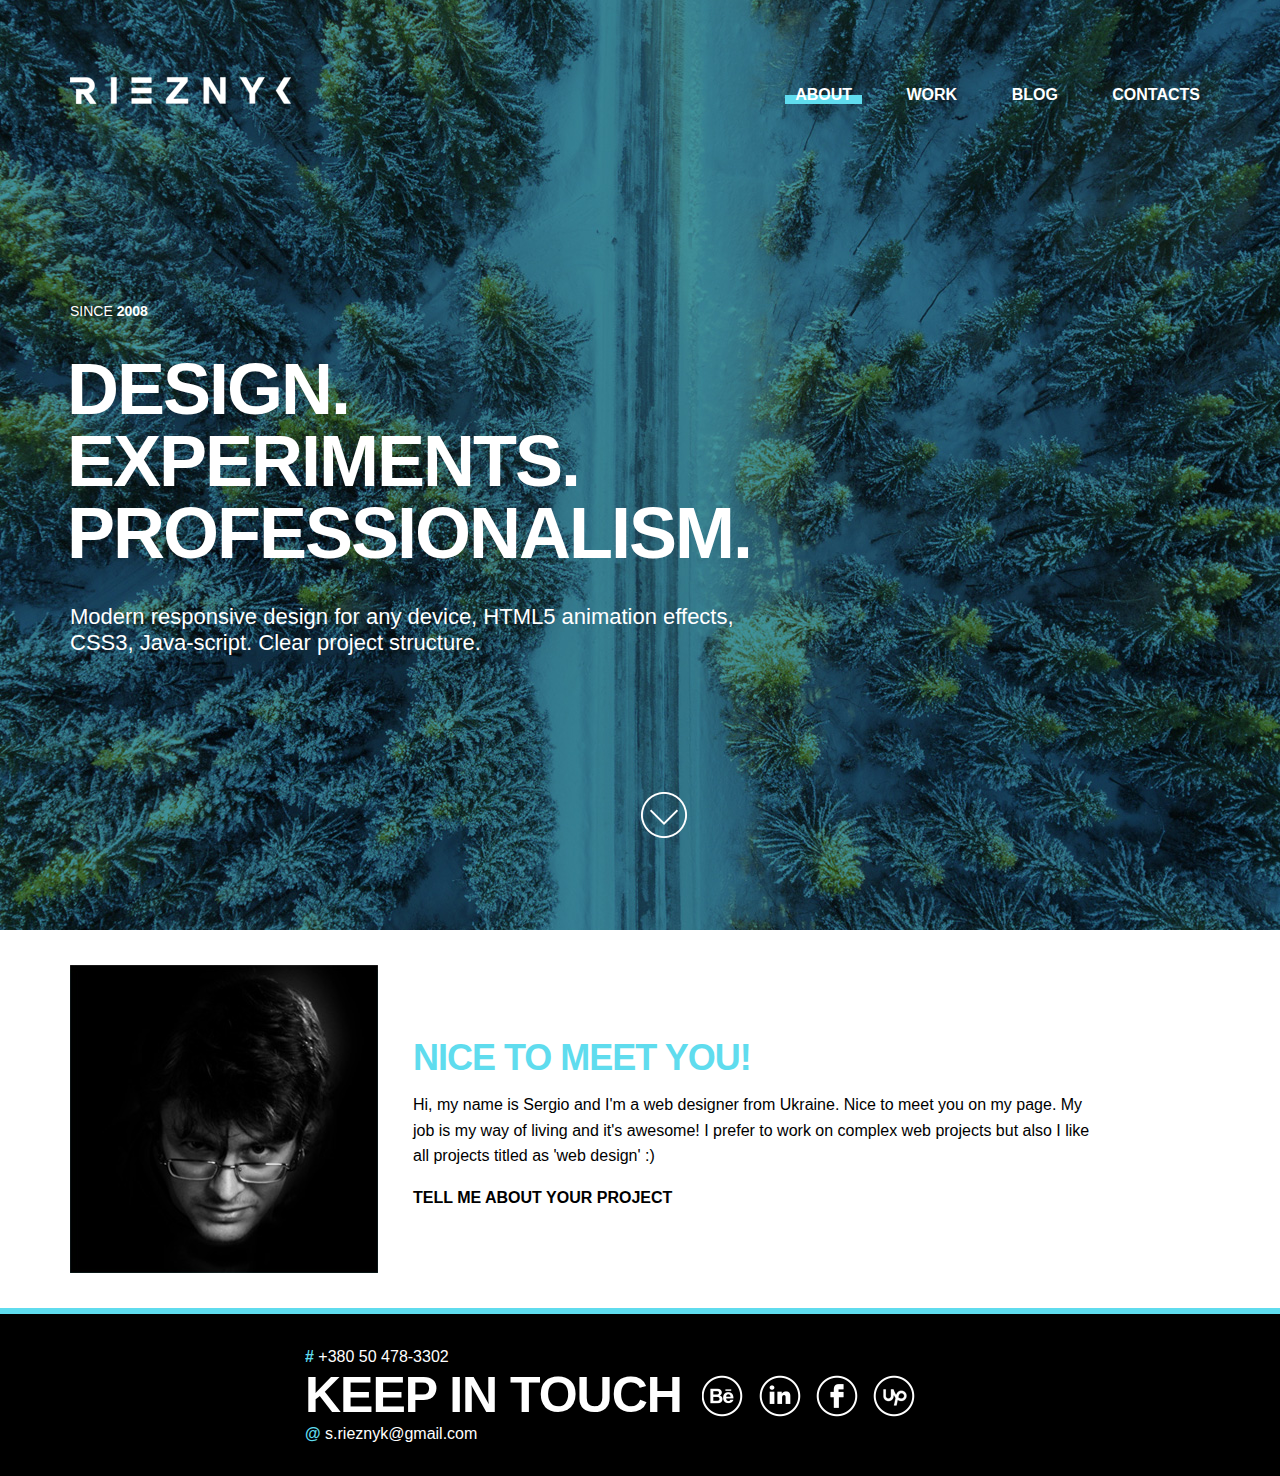
<file: index.html>
<!DOCTYPE html>
<html lang="en">
<head>
	<meta charset="utf-8">
	<title>Sergio Rieznyk - web designer, front-end developer.</title>
	<link rel="shortcut icon" type="image/x-icon" href="/favicon.ico">
	<link rel="stylesheet" type="text/css" href="css/normalize.css">
	<link rel="stylesheet" type="text/css" href="fonts/fonts.css">
	<link rel="stylesheet" type="text/css" href="css/style.css">
	
</head>
<body>

	<div class="bg-main">
		<div class="container">
			<header class="main-page">
				<div class="container">
					<div id="logo"><a href="http://www.rieznyk.com"><img src="images/logo-white.png" alt="Rieznyk logo"></a></div>

					<nav class="page-navigation">
						<ul>
							<li><a href="index.html" class="current">About</a></li>
							<li><a href="work.html">Work</a></li>
							<li><a href="blog.html">Blog</a></li>
							<li><a href="contacts.html">Contacts</a></li>
						</ul>
					</nav>
				</div>

				<div class="clear"></div>

				<div class="container">
					<div class="title-box">
						<h4>Since <span class="bold">2008</span></h4>
						<div>
							<h1>design.<br>
								experiments.<br>
							professionalism.</h1>  
						</div>
						<div>
							<p>Modern responsive design for any device, HTML5 animation effects, <br>CSS3, Java-script. Clear project structure.
							</p>
						</div>
						<a href="#bottom" class="down">To the bottom of the page</a>
					</div>
				</div>
			</header>

			<main>
				<div class="container"> 
					<div class="black">
						<div class="about">
							<img src="images/face.jpg" alt="Sergio Rieznyk" >
							<h3><span class="blue">Nice to meet you!</span></h3>
							<p>Hi, my name is Sergio and I'm a web designer from Ukraine. Nice to meet you on my page. My job is my way of living and it's awesome! I prefer to work on complex web projects but also I like all projects titled as 'web design' :)</p>
							<p><a href="contacts.html">Tell me about your project</a></p></div>
							<div class="clear"></div>

					<!--		<div class="common-text"> <span class="blue"><h3>Working Together</h3></span>
								<p>

								Are you ready to join that list? I look forward to working together.</p></div> -->

							</div>
						</div>
					
				</main>
			</div>

			<footer  id="bottom" class="footer">

				<div class="f-container">
					<p><span>#</span> <a href="tel:+380504783302">+380 50 478-3302</a></p>
					<h2>Keep in touch</h2>
					<div class="social">
						<a href="https://www.behance.net/zzergio" class="behance" target="_blank">Sergio Rieznyk on Behance</a>
						<a href="https://www.linkedin.com/in/sergio-rieznyk-7aa61425/" class="linkedin" target="_blank">Sergio Rieznyk on LinkedIn</a>
						<a href="https://www.facebook.com/sergio.rieznyk" class="facebook" target="_blank">Sergio Rieznyk on Facebook</a>
						<a href="https://www.upwork.com/o/profiles/users/_~01cd54877a0d059283/" class="upwork" target="_blank">Sergio Rieznyk on UpWork</a>
					</div>
					<p><span>@</span> <a href="mailto:s.rieznyk@gmail.com">s.rieznyk@gmail.com</a></p> 
				</div>
			</footer>

	</div>
</body>
</html>
</file>
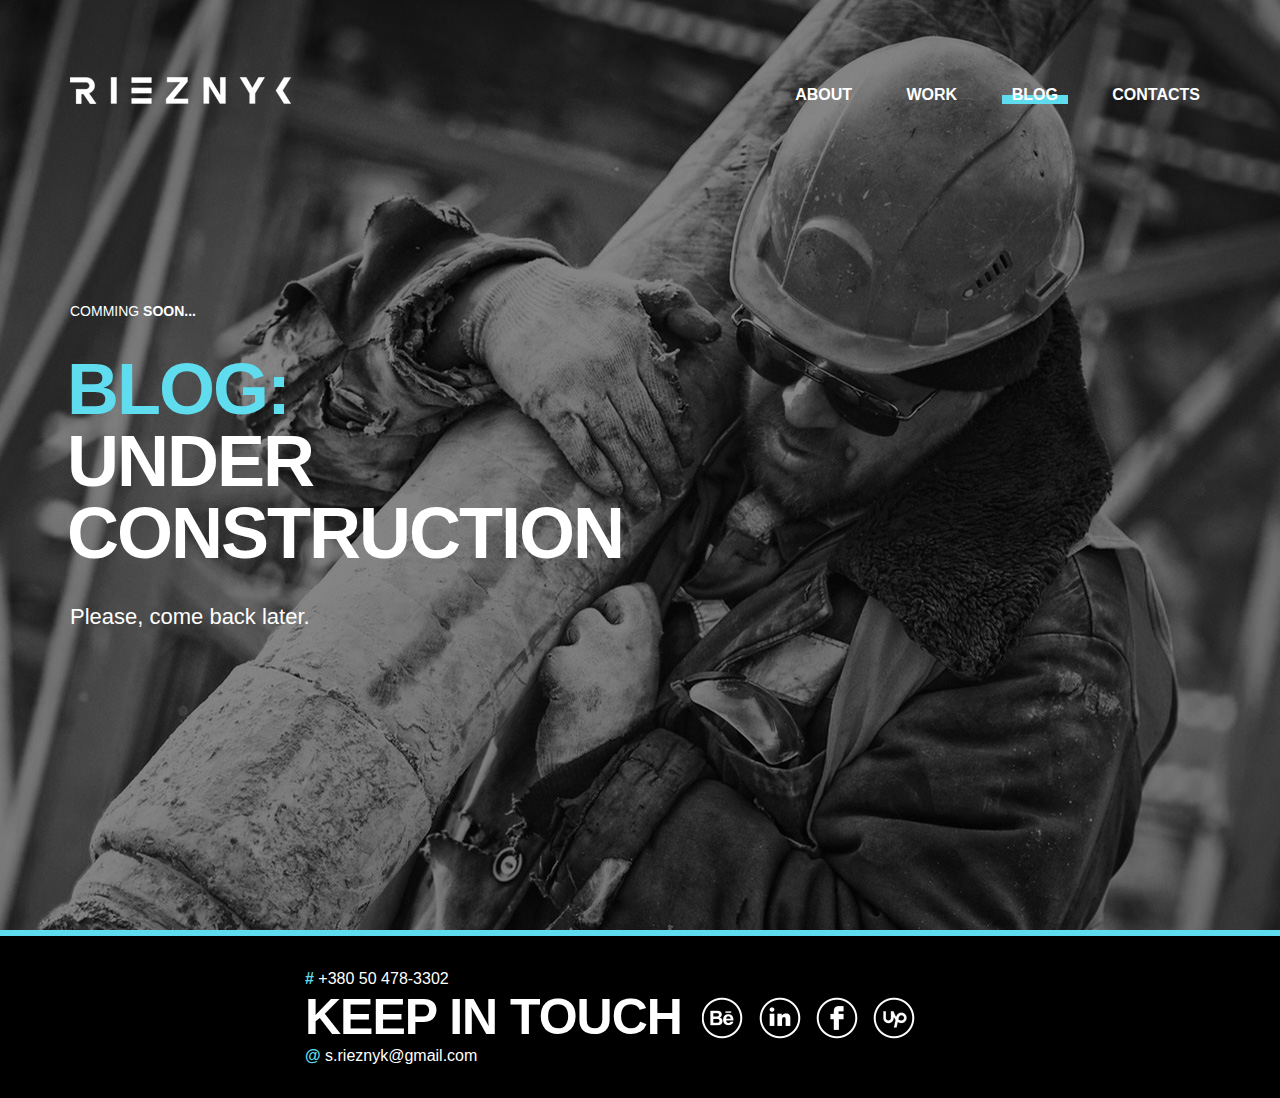
<file: blog.html>
<!DOCTYPE html>
<html lang="en">
<head>
		<meta charset="utf-8">
	<title>Sergio Rieznyk - web designer, front-end developer. Blog</title>
	<link rel="shortcut icon" type="image/x-icon" href="/favicon.ico">
	<link rel="stylesheet" type="text/css" href="css/normalize.css">
	<link rel="stylesheet" type="text/css" href="fonts/fonts.css">
	<link rel="stylesheet" type="text/css" href="css/style.css">
	
</head>
<body>

	<div class="bg-construction">
		<div class="container">
			<header class="main-page">
				<div class="container">
					<div id="logo"><a href="http://www.rieznyk.com"><img src="images/logo-white.png" alt="Rieznyk logo"></a></div>

					<nav class="page-navigation">
						<ul>
							<li><a href="index.html">About</a></li>
							<li><a href="work.html">Work</a></li>
							<li><a href="blog.html" class="current">Blog</a></li>
							<li><a href="contacts.html">Contacts</a></li>
						</ul>
					</nav>
				</div>

				<div class="clear"></div>

				<div class="container">
					<div class="title-box">
						<h4>Comming <span class="bold">soon...</span></h4>
						<div>
							<h1><span class="blue">Blog:</span><br>
								Under<br>
							Construction</h1>  
						</div>
						<div>
							<p>Please, come back later.
							</p>
						</div>
					</div>
				</div>
			</header>

			
		</div>

		<footer  id="bottom" class="footer">

				<div class="f-container">
					<p><span>#</span> <a href="tel:+380504783302">+380 50 478-3302</a></p>
					<h2>Keep in touch</h2>
					<div class="social">
						<a href="https://www.behance.net/zzergio" class="behance" target="_blank">Sergio Rieznyk on Behance</a>
						<a href="https://www.linkedin.com/in/sergio-rieznyk-7aa61425/" class="linkedin" target="_blank">Sergio Rieznyk on LinkedIn</a>
						<a href="https://www.facebook.com/sergio.rieznyk" class="facebook" target="_blank">Sergio Rieznyk on Facebook</a>
						<a href="https://www.upwork.com/o/profiles/users/_~01cd54877a0d059283/" class="upwork" target="_blank">Sergio Rieznyk on UpWork</a>
					</div>
					<p><span>@</span> <a href="mailto:s.rieznyk@gmail.com">s.rieznyk@gmail.com</a></p> 
				</div>
			</footer>

</div>
</body>
</html>
</file>
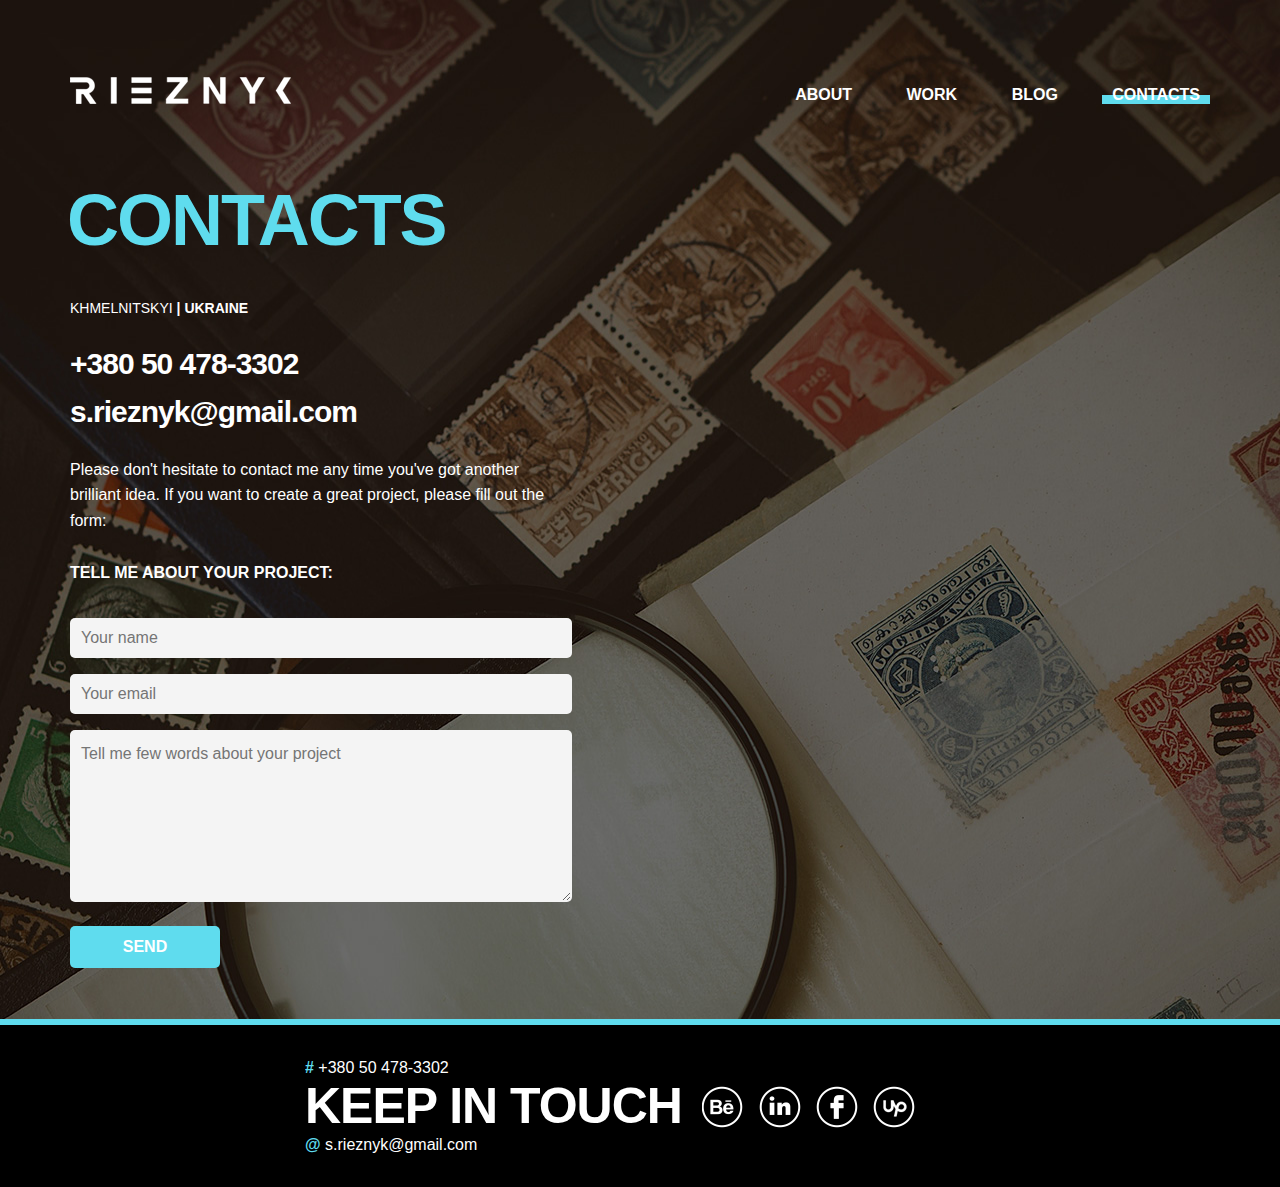
<file: contacts.html>
<!DOCTYPE html>
<html lang="en">
<head>
		<meta charset="utf-8">
	<title>Sergio Rieznyk - web designer, front-end developer. Contacts.</title>
	<link rel="shortcut icon" type="image/x-icon" href="/favicon.ico">
	<link rel="stylesheet" type="text/css" href="css/normalize.css">
	<link rel="stylesheet" type="text/css" href="fonts/fonts.css">
	<link rel="stylesheet" type="text/css" href="css/style.css">
	
</head>
<body>
<div>
	<div class="bg-contacts">
		<div class="container">
			<header class="portfolio">
				<div class="container">
					<div id="logo"><a href="http://www.rieznyk.com"><img src="images/logo-white.png" alt="Rieznyk logo"></a></div>

					<nav class="page-navigation">
						<ul>
							<li><a href="index.html">About</a></li>
							<li><a href="work.html">Work</a></li>
							<li><a href="blog.html">Blog</a></li>
							<li><a href="contacts.html" class="current">Contacts</a></li>
						</ul>
					</nav>
				</div>

				<div class="clear"></div>

				<div class="container">
					<div class="title-box-work">
						<div>
							<h1><span class="blue">Contacts</span></h1>  
						</div>
					</div>
				</div>
			</header>
		</div>
		<main>
			<div class="container"> 
				<div class="item">		
					<h4>Khmelnitskyi <span class="bold">| Ukraine</span></h4>
					<h3><a href="tel:+380504783302">+380 50 478-3302</a> <br> <a href="mailto:s.rieznyk@gmail.com">s.rieznyk@gmail.com</a></h3>
					
					<p>Please don't hesitate to contact me any time you've got another brilliant idea. If you want to create a great project, please fill out the form:
					</p>
					
				
<form class="message">
	<legend>Tell me about your project:</legend>
			<p>	<label><input type="text" placeholder="Your name"></label></p>
			<p>	<label><input type="email" placeholder="Your email"></label></p>
			<p><label><textarea placeholder="Tell me few words about your project"></textarea></label></p>	
			<p><input type="submit" value="SEND"></p>
	
</form>				
				</div>
								
			</div>
		</main>
	</div>			
</div>
	<footer  id="bottom" class="footer">

				<div class="f-container">
					<p><span>#</span> <a href="tel:+380504783302">+380 50 478-3302</a></p>
					<h2>Keep in touch</h2>
					<div class="social">
						<a href="https://www.behance.net/zzergio" class="behance" target="_blank">Sergio Rieznyk on Behance</a>
						<a href="https://www.linkedin.com/in/sergio-rieznyk-7aa61425/" class="linkedin" target="_blank">Sergio Rieznyk on LinkedIn</a>
						<a href="https://www.facebook.com/sergio.rieznyk" class="facebook" target="_blank">Sergio Rieznyk on Facebook</a>
						<a href="https://www.upwork.com/o/profiles/users/_~01cd54877a0d059283/" class="upwork" target="_blank">Sergio Rieznyk on UpWork</a>
					</div>
					<p><span>@</span> <a href="mailto:s.rieznyk@gmail.com">s.rieznyk@gmail.com</a></p> 
				</div>
			</footer>

</body>
</html>
</file>
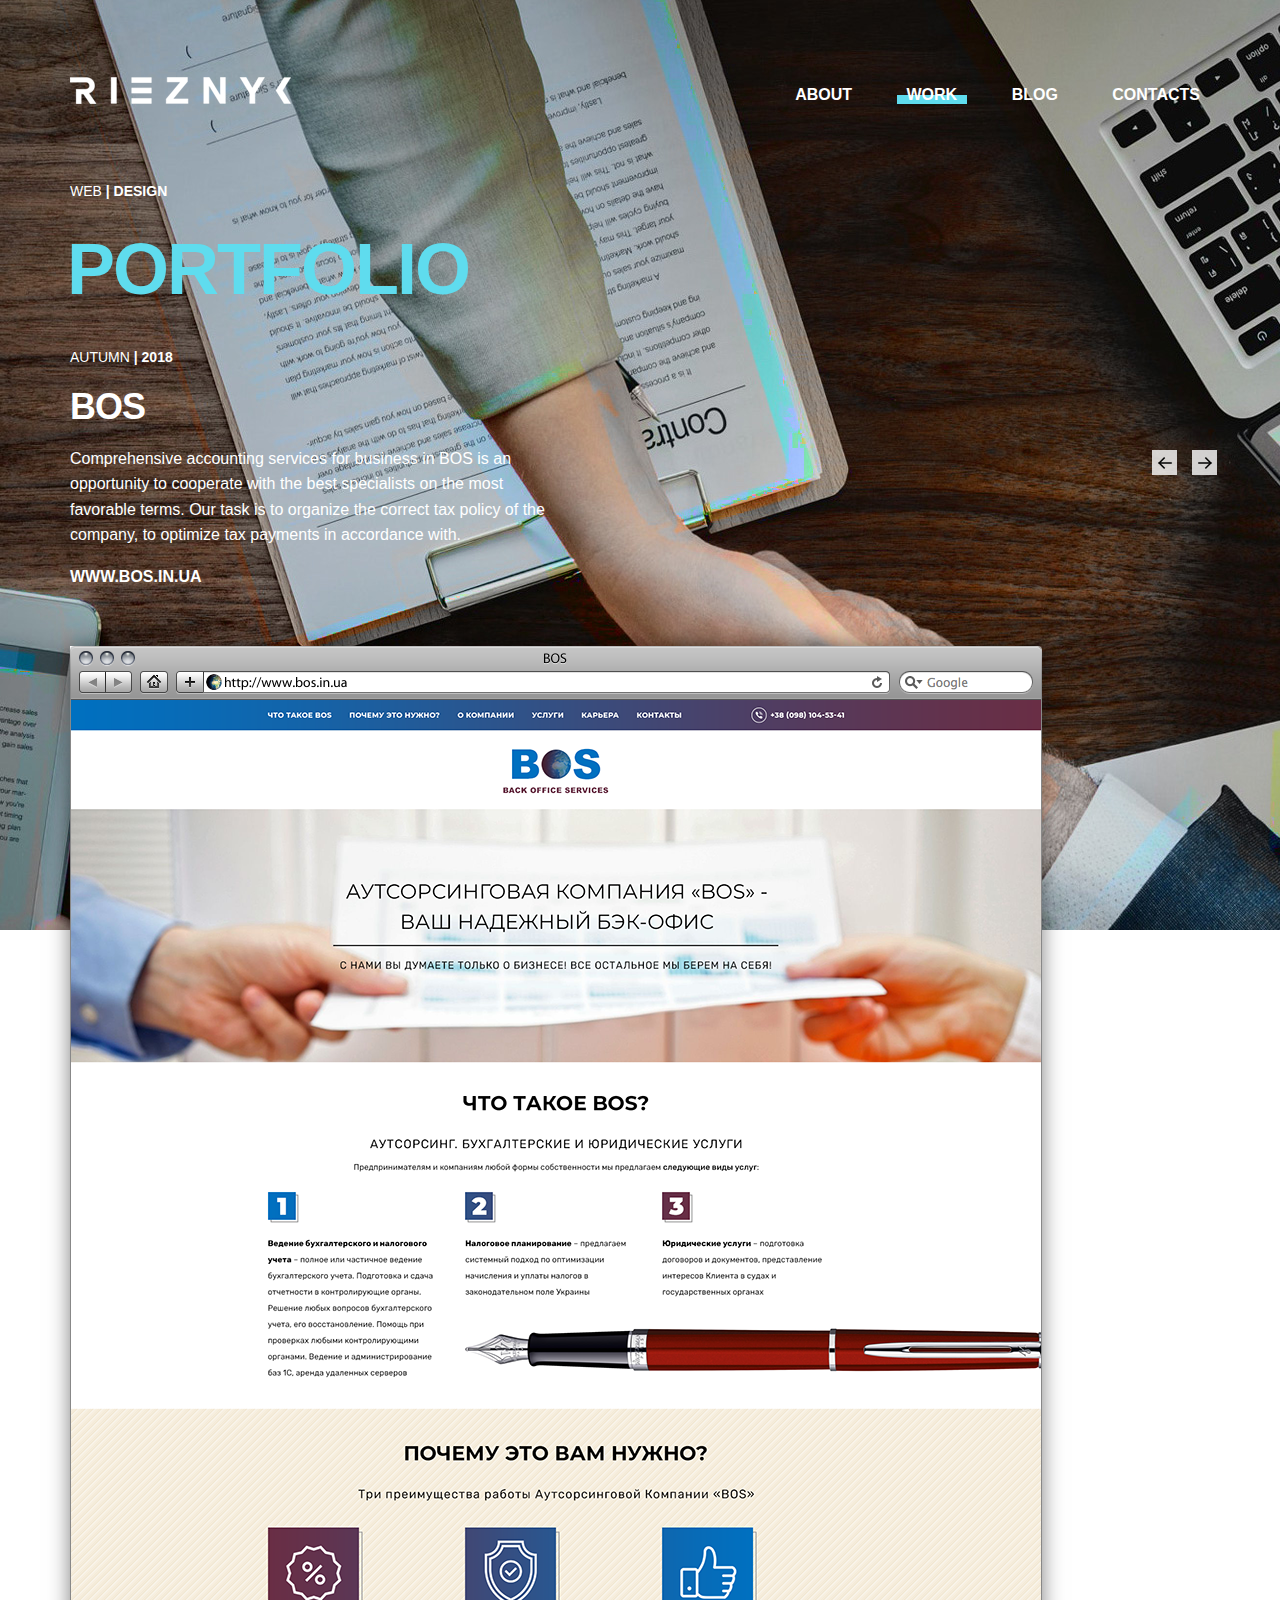
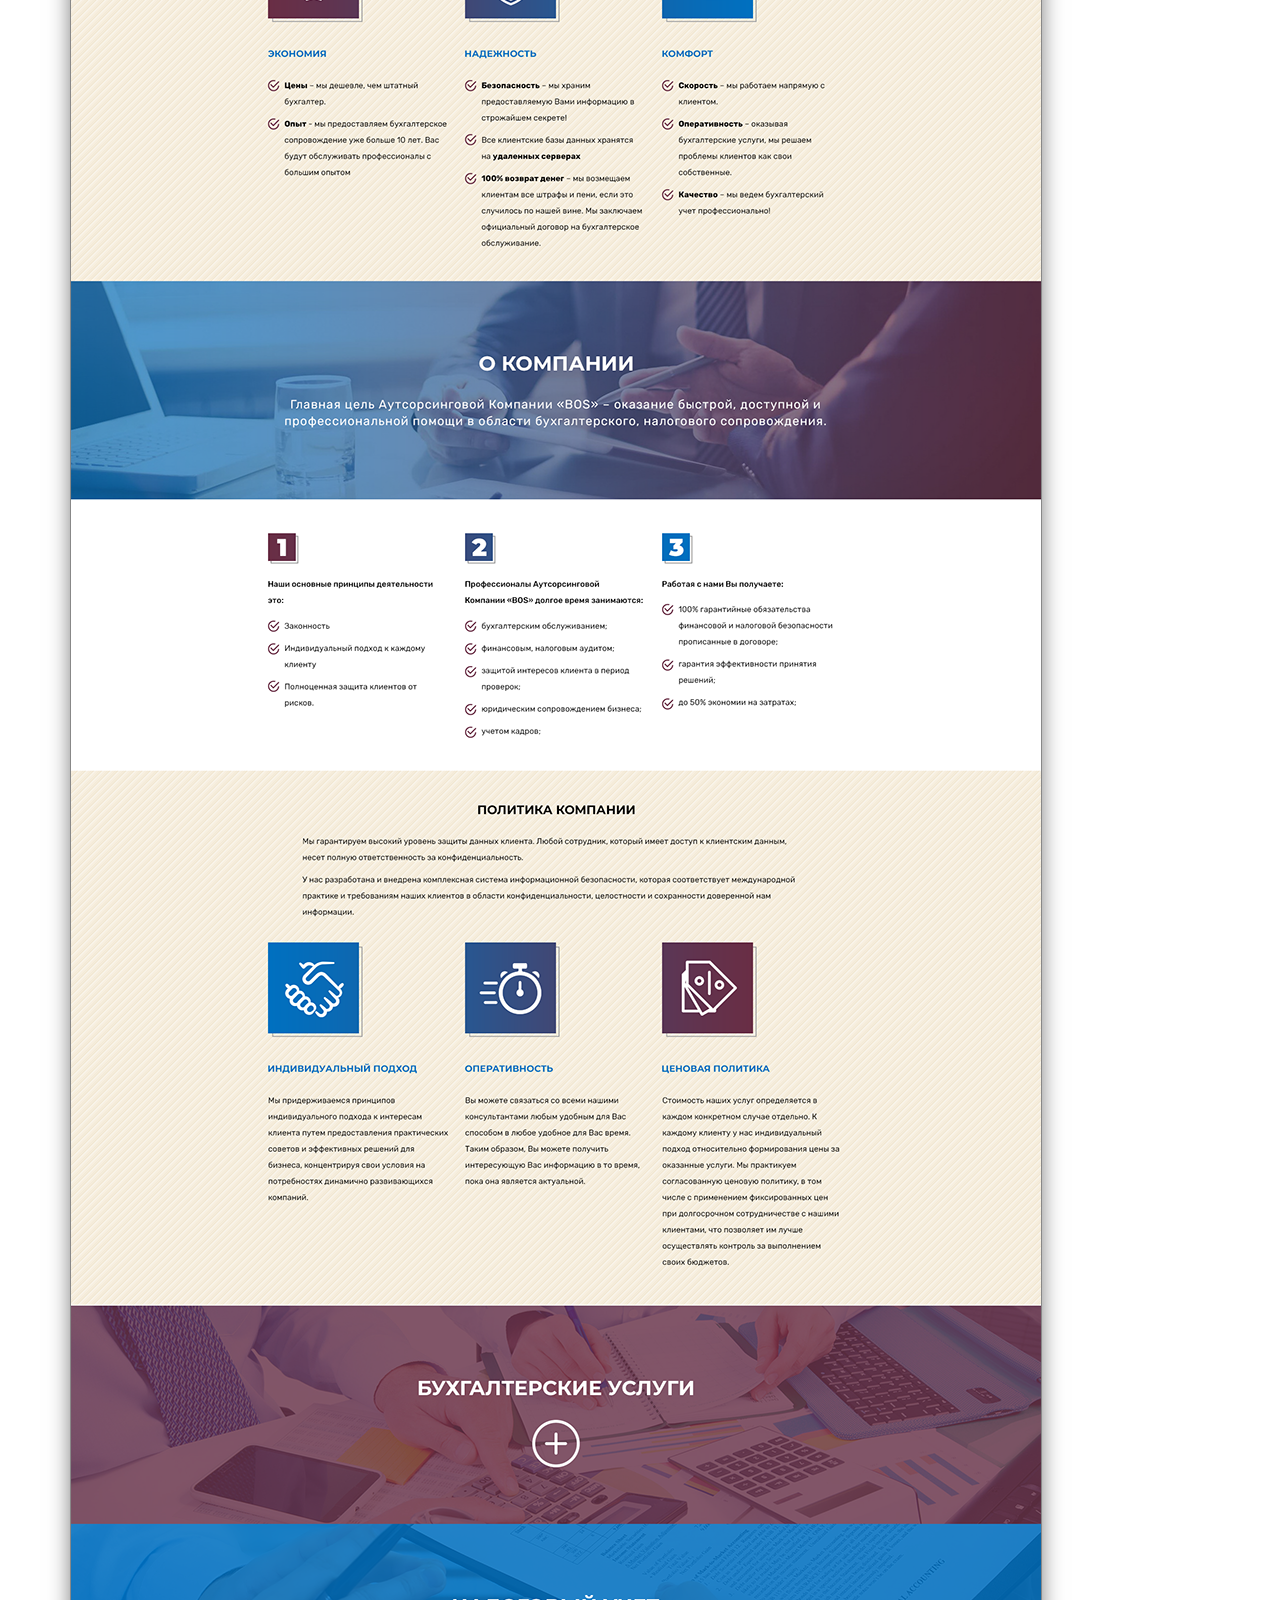
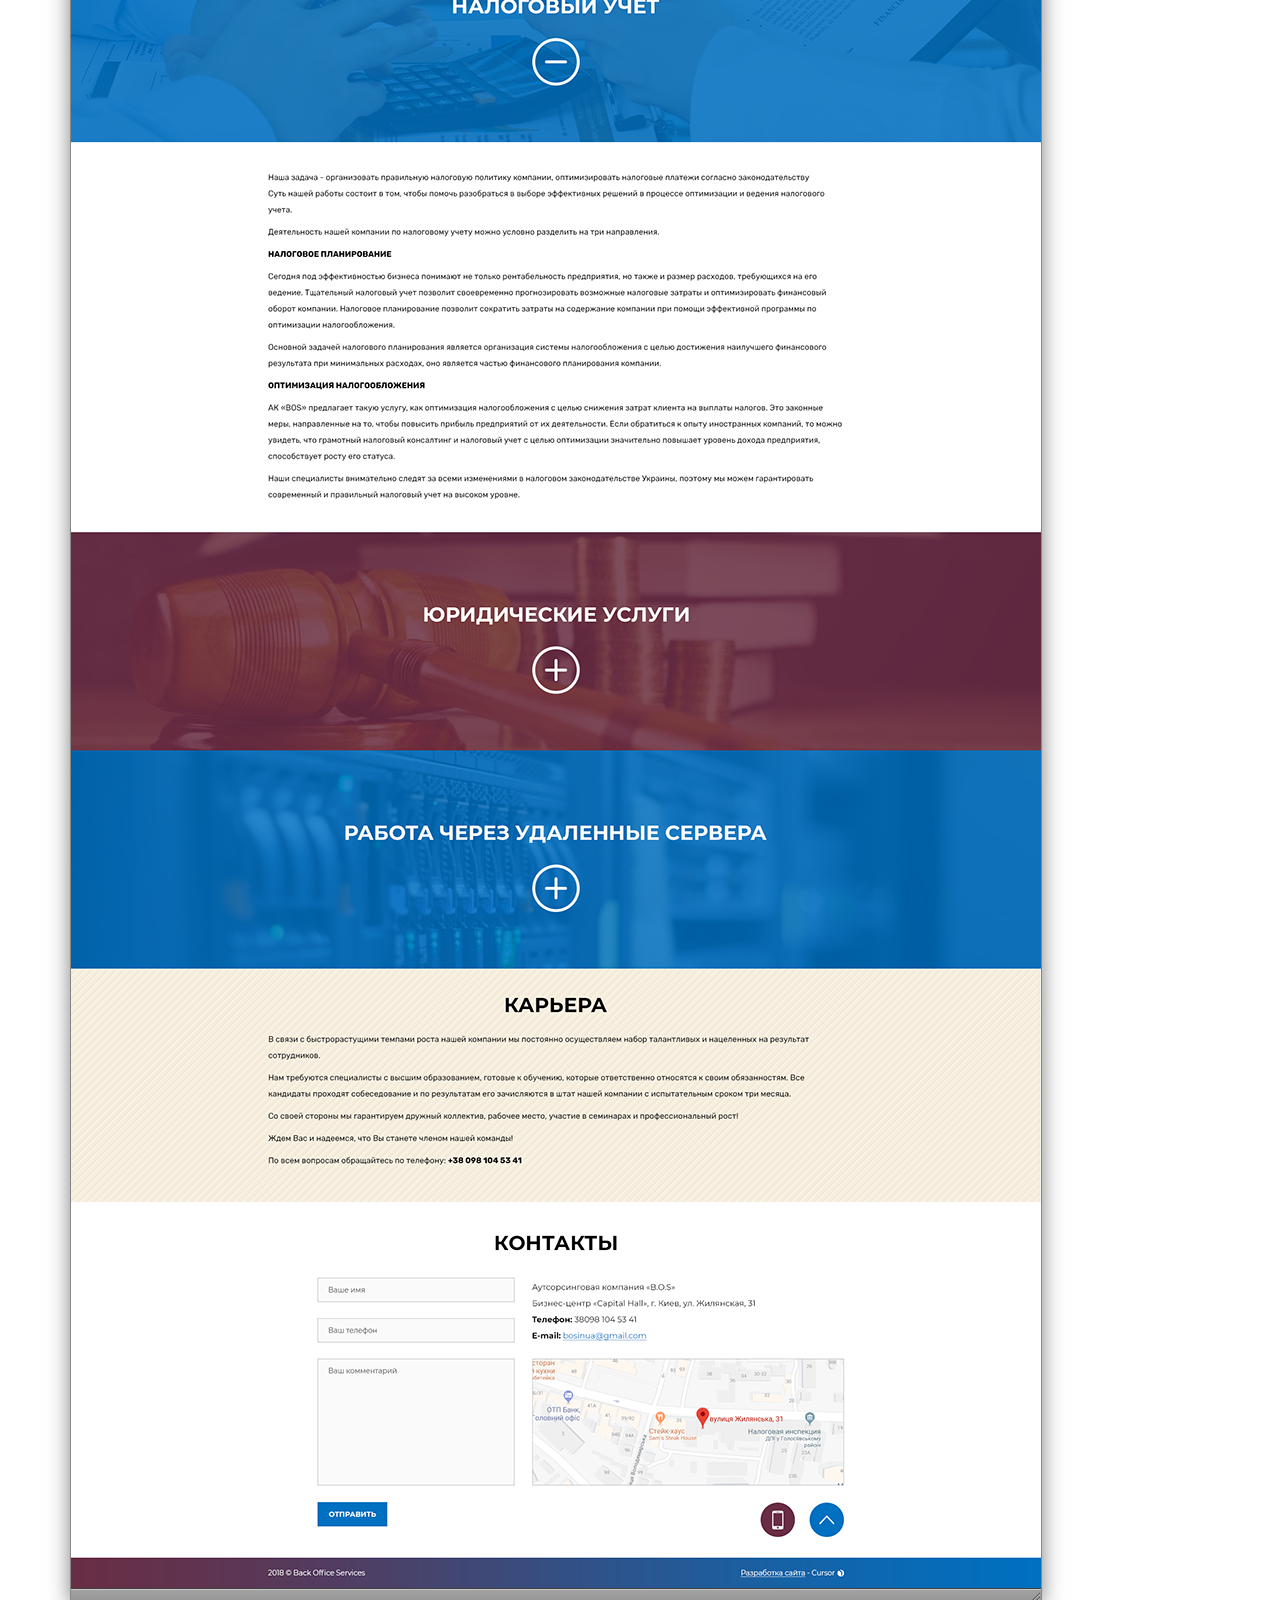
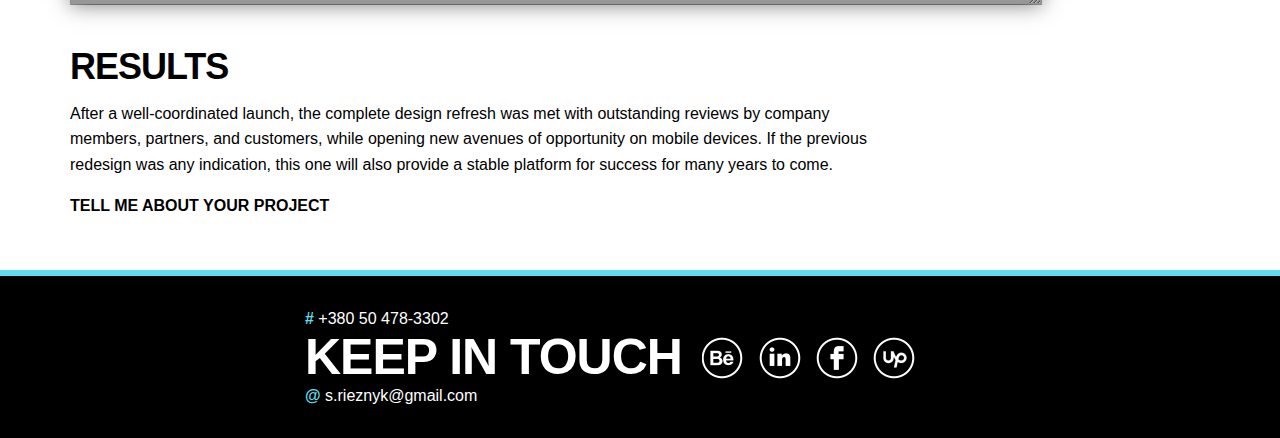
<file: item-bos.html>
<!DOCTYPE html>
<html lang="en">
<head>
		<meta charset="utf-8">
	<title>Sergio Rieznyk - web designer, front-end developer. Work.</title>
	<link rel="shortcut icon" type="image/x-icon" href="/favicon.ico">
	<link rel="stylesheet" type="text/css" href="css/normalize.css">
	<link rel="stylesheet" type="text/css" href="fonts/fonts.css">
	<link rel="stylesheet" type="text/css" href="css/style.css">
	
</head>
<body>

	<div  class="bg3">
		<div class="container">
			<header class="portfolio">
				<div class="container">
					<div id="logo"><a href="http://www.rieznyk.com"><img src="images/logo-white.png" alt="Rieznyk logo"></a></div>

					<nav class="page-navigation">
						<ul>
							<li><a href="index.html">About</a></li>
							<li><a href="work.html" class="current">Work</a></li>
							<li><a href="blog.html">Blog</a></li>
							<li><a href="contacts.html">Contacts</a></li>
						</ul>
					</nav>
				</div>

				<div class="clear"></div>

				<div class="container">
					<div class="title-box-work">
						<h4>Web <span class="bold">| design</span></h4>
						<div>
							<h1><span class="blue">Portfolio</span></h1>  
						</div>
					</div>
				</div>
			</header>
		</div>
		<main>
			<div class="container"> 
				<div class="item">		
					<h4>Autumn <span class="bold">| 2018</span></h4>
					<h3>BOS</h3>
					<p>Comprehensive accounting services for business in BOS is an opportunity to cooperate with the best specialists on the most favorable terms. Our task is to organize the correct tax policy of the company, to optimize tax payments in accordance with.
					</p>
					<p><a href="http://www.bos.in.ua/" target="_blank">www.bos.in.ua</a></p>

					<img src="images/bos.png" alt="Projy">

				</div>

				<div class="arrows">
					<div id="prev"><a href="item-endoret.html"></a></div>
					<div id="next"><a href="item-projy.html"></a></div>
				</div>

				<div class="black common-text">
					<h3>Results</h3>
					<p>After a well-coordinated launch, the complete design refresh was met with outstanding reviews by company members, partners, and customers, while opening new avenues of opportunity on mobile devices. If the previous redesign was any indication, this one will also provide a stable platform for success for many years to come.</p>
					<p><a href="contacts.html">TELL ME ABOUT YOUR PROJECT</a></p>
				</div>

			</div>
		</main>
	</div>			

	<footer  id="bottom" class="footer">

				<div class="f-container">
					<p><span>#</span> <a href="tel:+380504783302">+380 50 478-3302</a></p>
					<h2>Keep in touch</h2>
					<div class="social">
						<a href="https://www.behance.net/zzergio" class="behance" target="_blank">Sergio Rieznyk on Behance</a>
						<a href="https://www.linkedin.com/in/sergio-rieznyk-7aa61425/" class="linkedin" target="_blank">Sergio Rieznyk on LinkedIn</a>
						<a href="https://www.facebook.com/sergio.rieznyk" class="facebook" target="_blank">Sergio Rieznyk on Facebook</a>
						<a href="https://www.upwork.com/o/profiles/users/_~01cd54877a0d059283/" class="upwork" target="_blank">Sergio Rieznyk on UpWork</a>
					</div>
					<p><span>@</span> <a href="mailto:s.rieznyk@gmail.com">s.rieznyk@gmail.com</a></p> 
				</div>
			</footer>

</body>
</html>
</file>
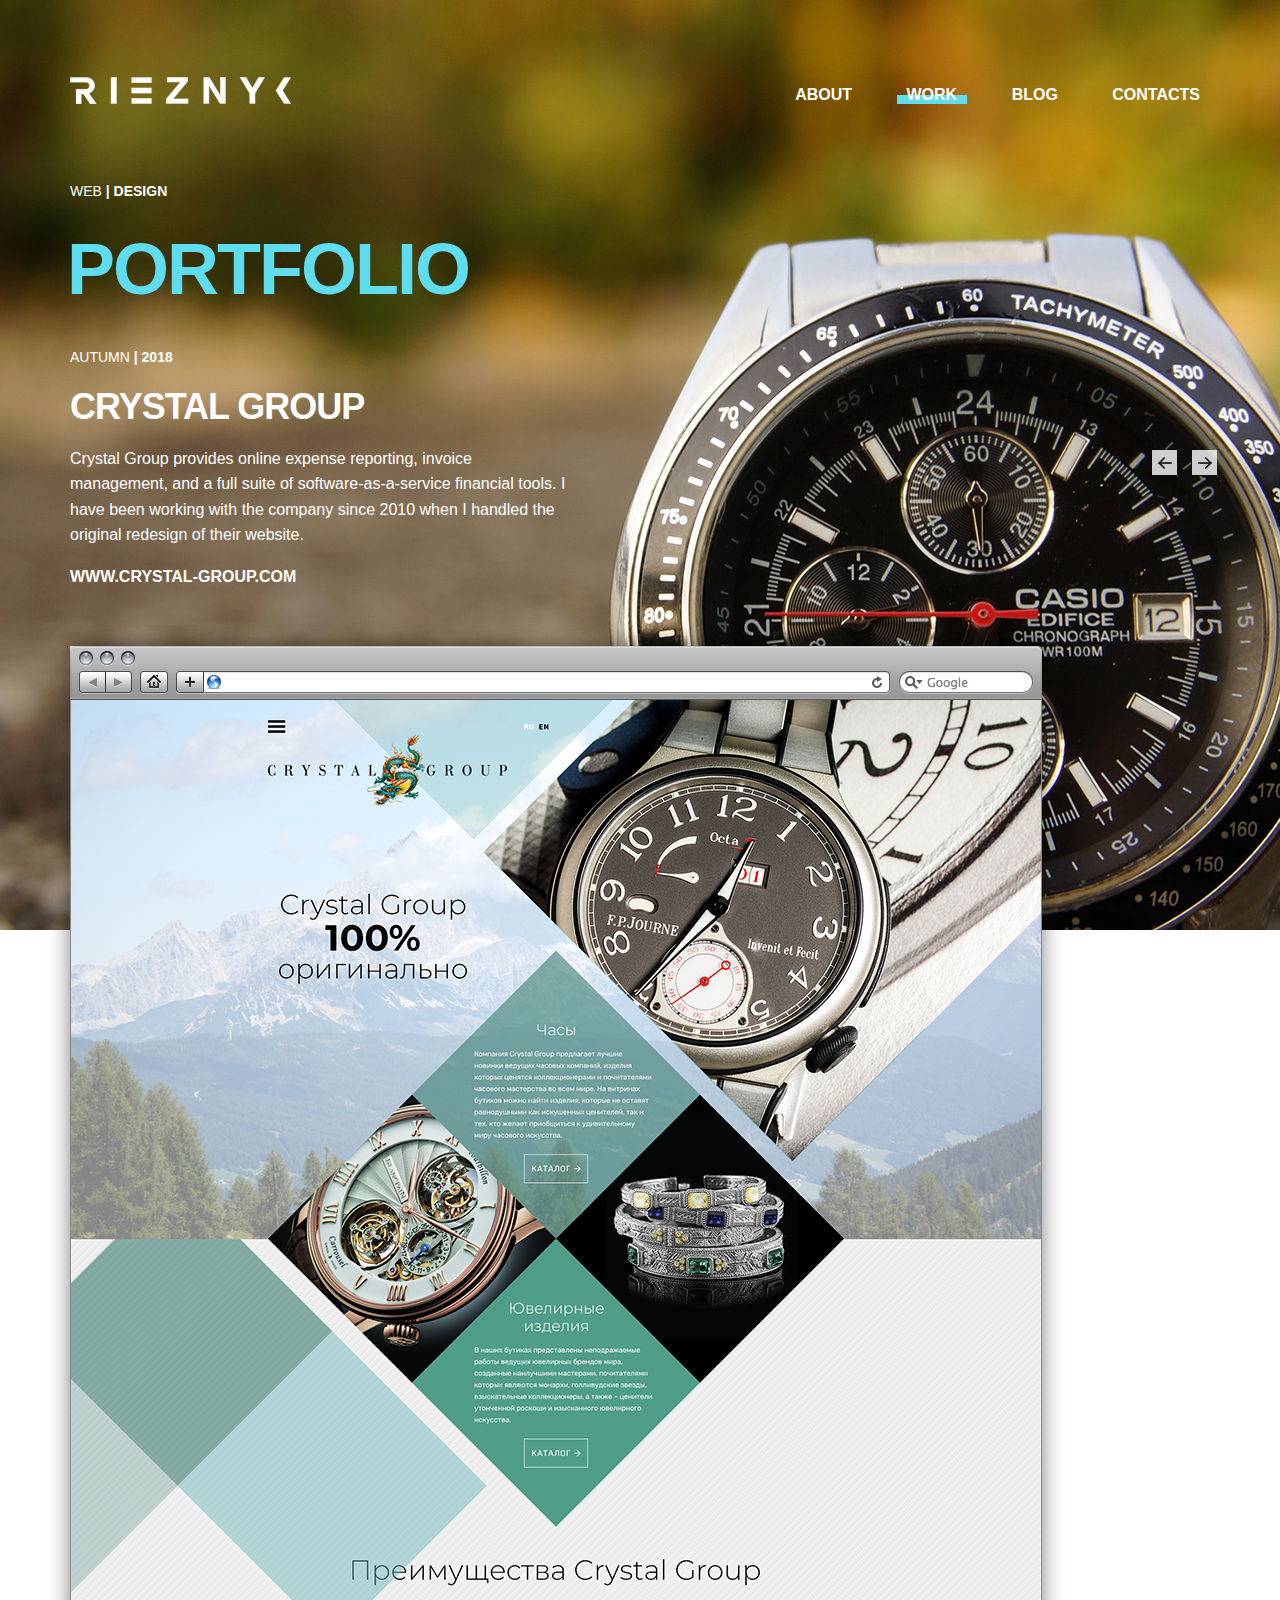
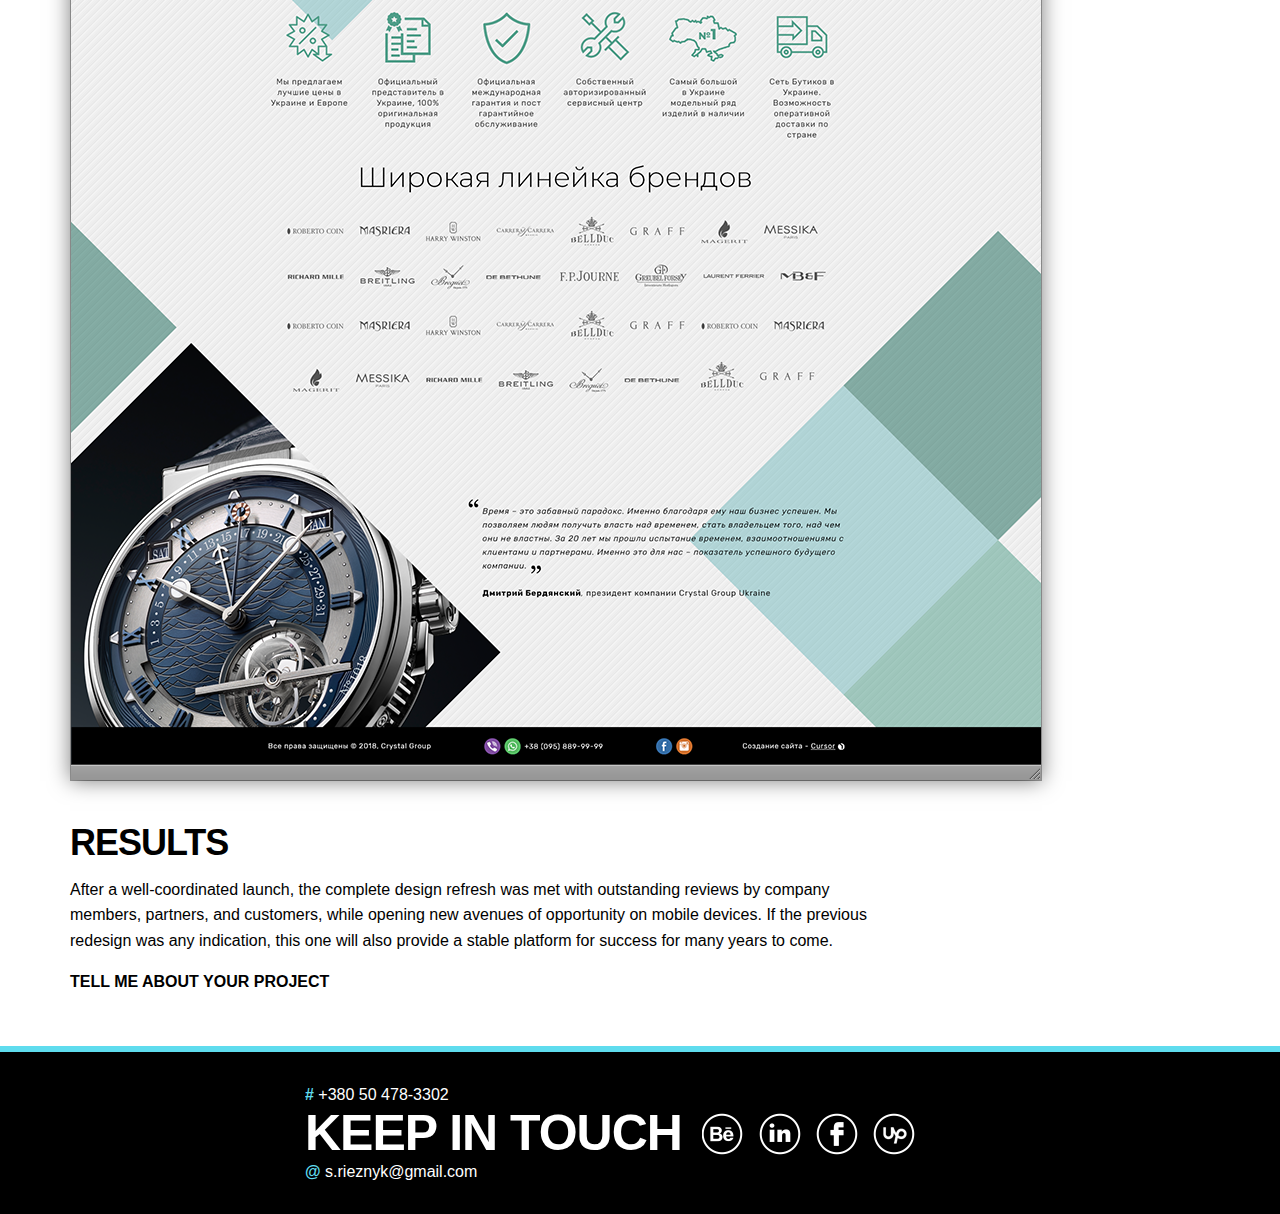
<file: item-crystal-group.html>
<!DOCTYPE html>
<html lang="en">
<head>
		<meta charset="utf-8">
	<title>Sergio Rieznyk - web designer, front-end developer. Work.</title>
	<link rel="shortcut icon" type="image/x-icon" href="/favicon.ico">
	<link rel="stylesheet" type="text/css" href="css/normalize.css">
	<link rel="stylesheet" type="text/css" href="fonts/fonts.css">
	<link rel="stylesheet" type="text/css" href="css/style.css">
	
</head>
<body>

	<div  class="bg1">
		<div class="container">
			<header class="portfolio">
				<div class="container">
					<div id="logo"><a href="http://www.rieznyk.com"><img src="images/logo-white.png" alt="Rieznyk logo"></a></div>

					<nav class="page-navigation">
						<ul>
							<li><a href="index.html">About</a></li>
							<li><a href="work.html" class="current">Work</a></li>
							<li><a href="blog.html">Blog</a></li>
							<li><a href="contacts.html">Contacts</a></li>
						</ul>
					</nav>
				</div>

				<div class="clear"></div>

				<div class="container">
					<div class="title-box-work">
						<h4>Web <span class="bold">| design</span></h4>
						<div>
							<h1><span class="blue">Portfolio</span></h1>  
						</div>
					</div>
				</div>
			</header>
		</div>
		<main>
			<div class="container"> 
				<div class="item">		
					<h4>Autumn <span class="bold">| 2018</span></h4>
					<h3>Crystal Group</h3>
					<p>Crystal Group provides online expense reporting, invoice management, and a full suite of software-as-a-service financial tools. I have been working with the company since 2010 when I handled the original redesign of their website.
					</p>
					<p><a href="http://crystal-group.com" target="_blank">www.crystal-group.com</a></p>

					<img src="images/crystal-group.png" alt="Crystal Group">

				</div>

				<div class="arrows">
					<div id="prev"><a href="item-projy.html"></a></div>
					<div id="next"><a href="item-endoret.html"></a></div>
				</div>

				<div class="black common-text">
					<h3>Results</h3>
					<p>After a well-coordinated launch, the complete design refresh was met with outstanding reviews by company members, partners, and customers, while opening new avenues of opportunity on mobile devices. If the previous redesign was any indication, this one will also provide a stable platform for success for many years to come.</p>
					<p><a href="contacts.html">TELL ME ABOUT YOUR PROJECT</a></p>
				</div>

			</div>
		</main>
	</div>			

	<footer  id="bottom" class="footer">

				<div class="f-container">
					<p><span>#</span> <a href="tel:+380504783302">+380 50 478-3302</a></p>
					<h2>Keep in touch</h2>
					<div class="social">
						<a href="https://www.behance.net/zzergio" class="behance" target="_blank">Sergio Rieznyk on Behance</a>
						<a href="https://www.linkedin.com/in/sergio-rieznyk-7aa61425/" class="linkedin" target="_blank">Sergio Rieznyk on LinkedIn</a>
						<a href="https://www.facebook.com/sergio.rieznyk" class="facebook" target="_blank">Sergio Rieznyk on Facebook</a>
						<a href="https://www.upwork.com/o/profiles/users/_~01cd54877a0d059283/" class="upwork" target="_blank">Sergio Rieznyk on UpWork</a>
					</div>
					<p><span>@</span> <a href="mailto:s.rieznyk@gmail.com">s.rieznyk@gmail.com</a></p> 
				</div>
			</footer>

</body>
</html>
</file>
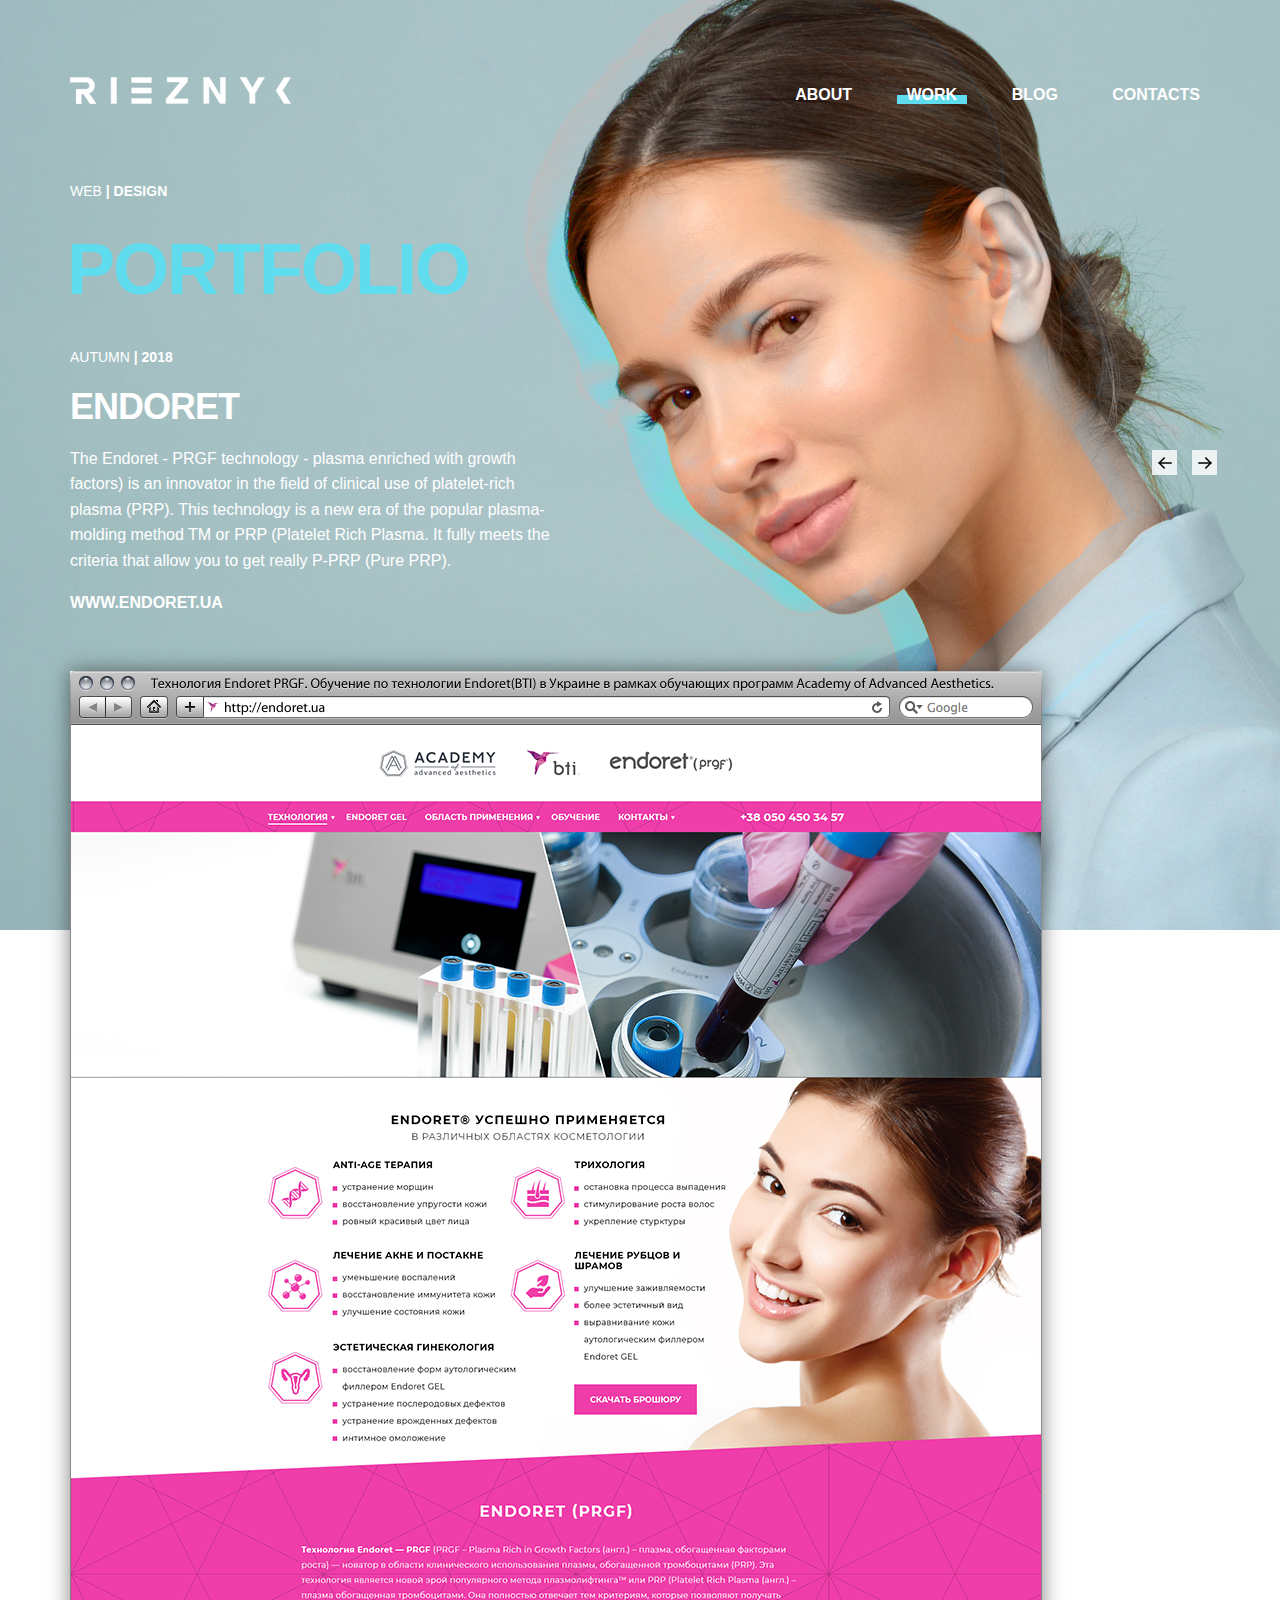
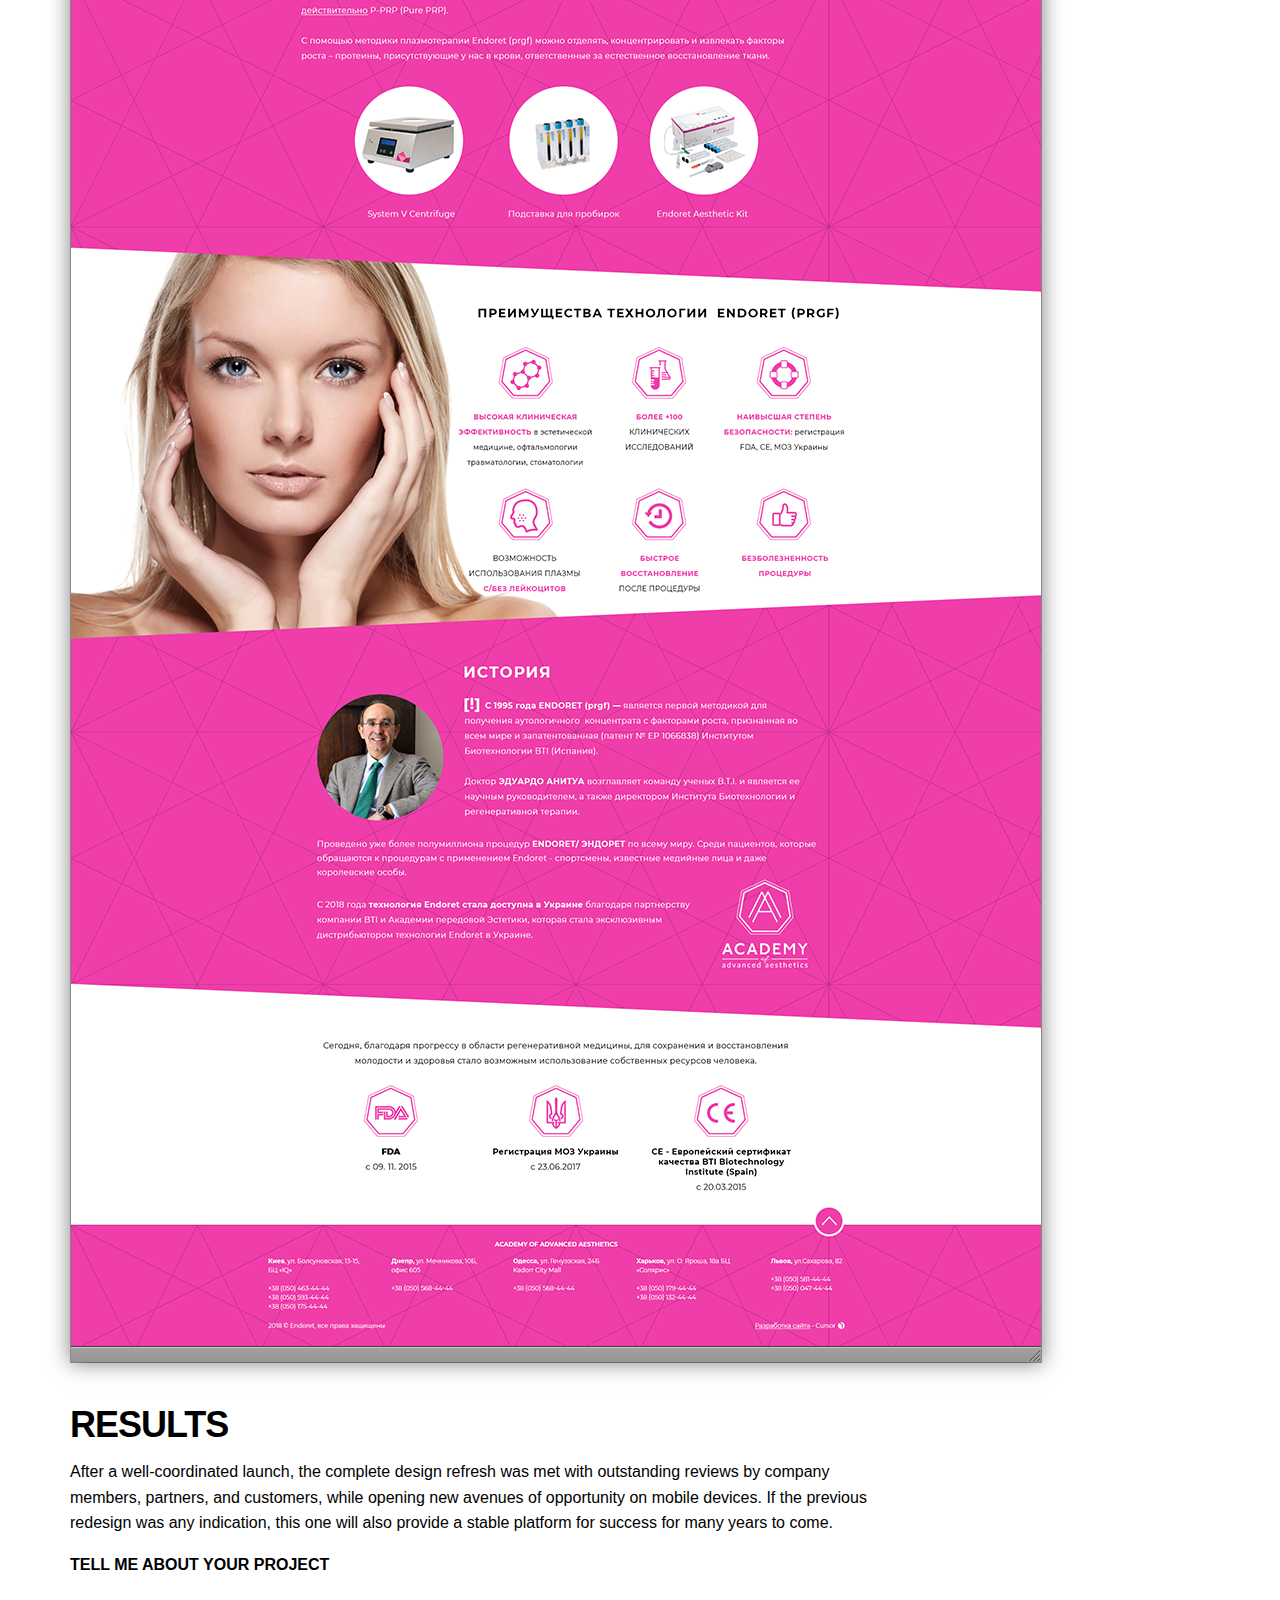
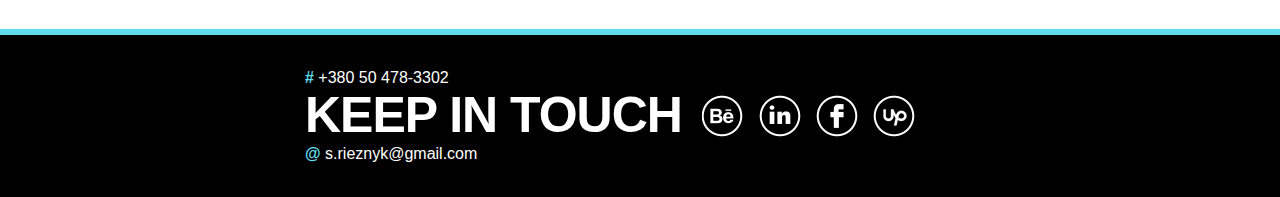
<file: item-endoret.html>
<!DOCTYPE html>
<html lang="en">
<head>
		<meta charset="utf-8">
	<title>Sergio Rieznyk - web designer, front-end developer. Work.</title>
	<link rel="shortcut icon" type="image/x-icon" href="/favicon.ico">
	<link rel="stylesheet" type="text/css" href="css/normalize.css">
	<link rel="stylesheet" type="text/css" href="fonts/fonts.css">
	<link rel="stylesheet" type="text/css" href="css/style.css">
	
</head>
<body>

	<div  class="bg2">
		<div class="container">
			<header class="portfolio">
				<div class="container">
					<div id="logo"><a href="http://www.rieznyk.com"><img src="images/logo-white.png" alt="Rieznyk logo"></a></div>

					<nav class="page-navigation">
						<ul>
							<li><a href="index.html">About</a></li>
							<li><a href="work.html" class="current">Work</a></li>
							<li><a href="blog.html">Blog</a></li>
							<li><a href="contacts.html">Contacts</a></li>
						</ul>
					</nav>
				</div>

				<div class="clear"></div>

				<div class="container">
					<div class="title-box-work">
						<h4>Web <span class="bold">| design</span></h4>
						<div>
							<h1><span class="blue">Portfolio</span></h1>  
						</div>
					</div>
				</div>
			</header>
		</div>
		<main>
			<div class="container"> 
				<div class="item">		
					<h4>Autumn <span class="bold">| 2018</span></h4>
					<h3>Endoret</h3>
					<p>The Endoret - PRGF technology - plasma enriched with growth factors) is an innovator in the field of clinical use of platelet-rich plasma (PRP). This technology is a new era of the popular plasma-molding method TM or PRP (Platelet Rich Plasma. It fully meets the criteria that allow you to get really P-PRP (Pure PRP).
					</p>
					<p><a href="http://endoret.ua" target="_blank">www.endoret.ua</a></p>

					<img src="images/endoret.png" alt="Endoret">

				</div>

				<div class="arrows">
					<div id="prev"><a href="item-crystal-group.html"></a></div>
					<div id="next"><a href="item-bos.html"></a></div>
				</div>

				<div class="black common-text">
					<h3>Results</h3>
					<p>After a well-coordinated launch, the complete design refresh was met with outstanding reviews by company members, partners, and customers, while opening new avenues of opportunity on mobile devices. If the previous redesign was any indication, this one will also provide a stable platform for success for many years to come.</p>
					<p><a href="contacts.html">TELL ME ABOUT YOUR PROJECT</a></p>
				</div>
				
			</div>
		</main>
	</div>			

	<footer  id="bottom" class="footer">

				<div class="f-container">
					<p><span>#</span> <a href="tel:+380504783302">+380 50 478-3302</a></p>
					<h2>Keep in touch</h2>
					<div class="social">
						<a href="https://www.behance.net/zzergio" class="behance" target="_blank">Sergio Rieznyk on Behance</a>
						<a href="https://www.linkedin.com/in/sergio-rieznyk-7aa61425/" class="linkedin" target="_blank">Sergio Rieznyk on LinkedIn</a>
						<a href="https://www.facebook.com/sergio.rieznyk" class="facebook" target="_blank">Sergio Rieznyk on Facebook</a>
						<a href="https://www.upwork.com/o/profiles/users/_~01cd54877a0d059283/" class="upwork" target="_blank">Sergio Rieznyk on UpWork</a>
					</div>
					<p><span>@</span> <a href="mailto:s.rieznyk@gmail.com">s.rieznyk@gmail.com</a></p> 
				</div>
			</footer>

</body>
</html>
</file>
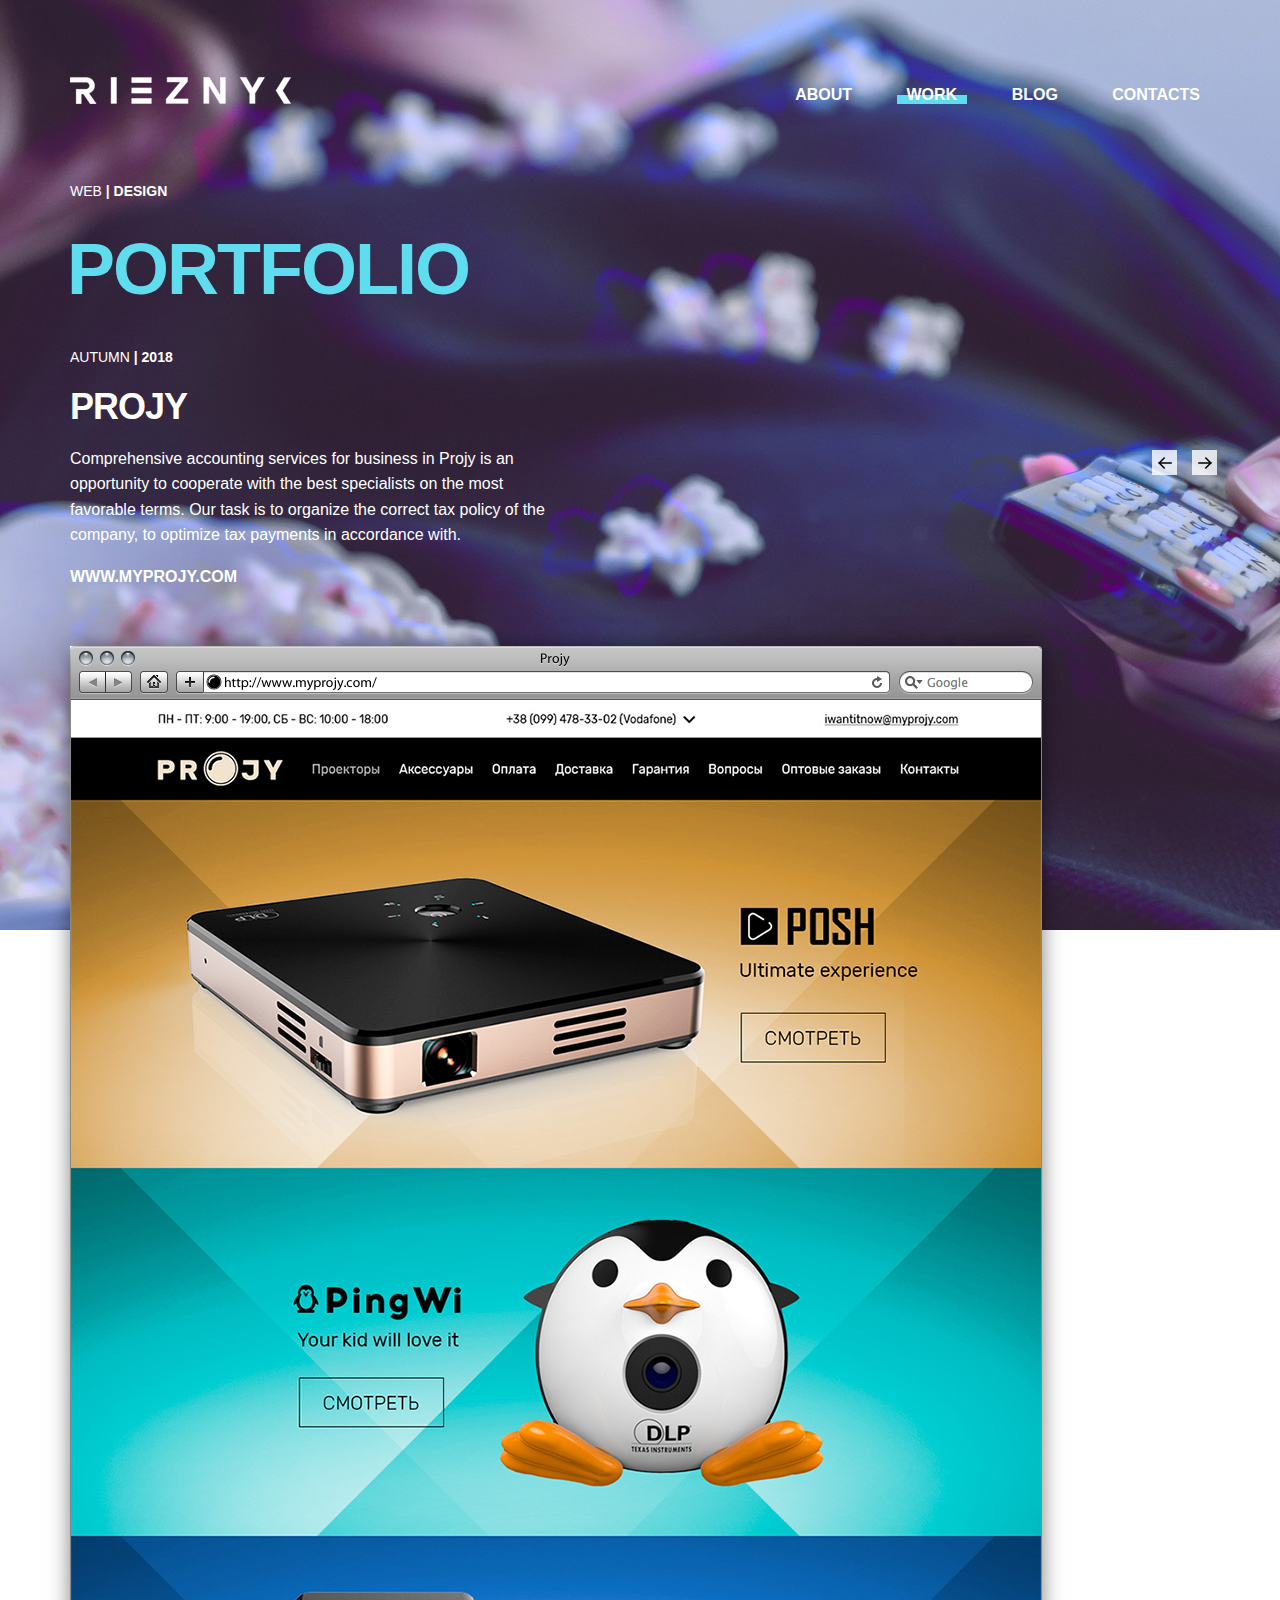
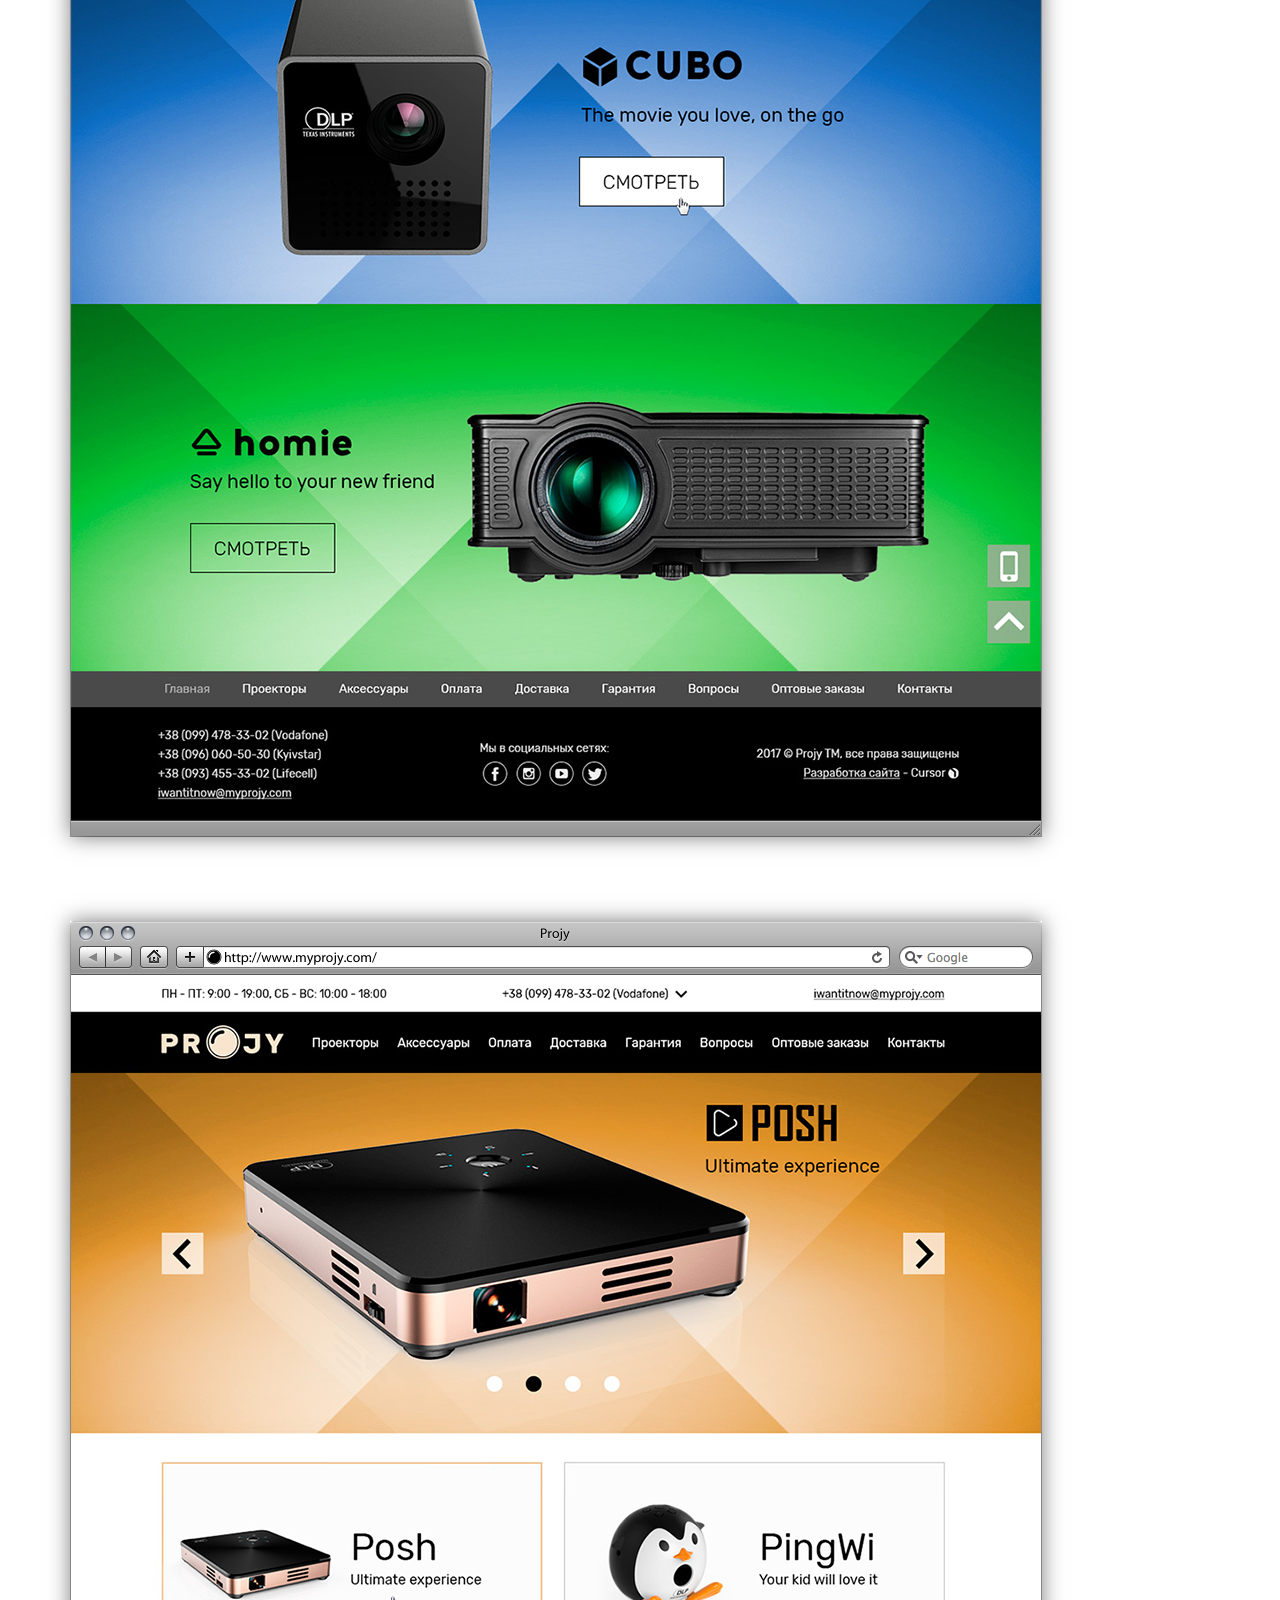
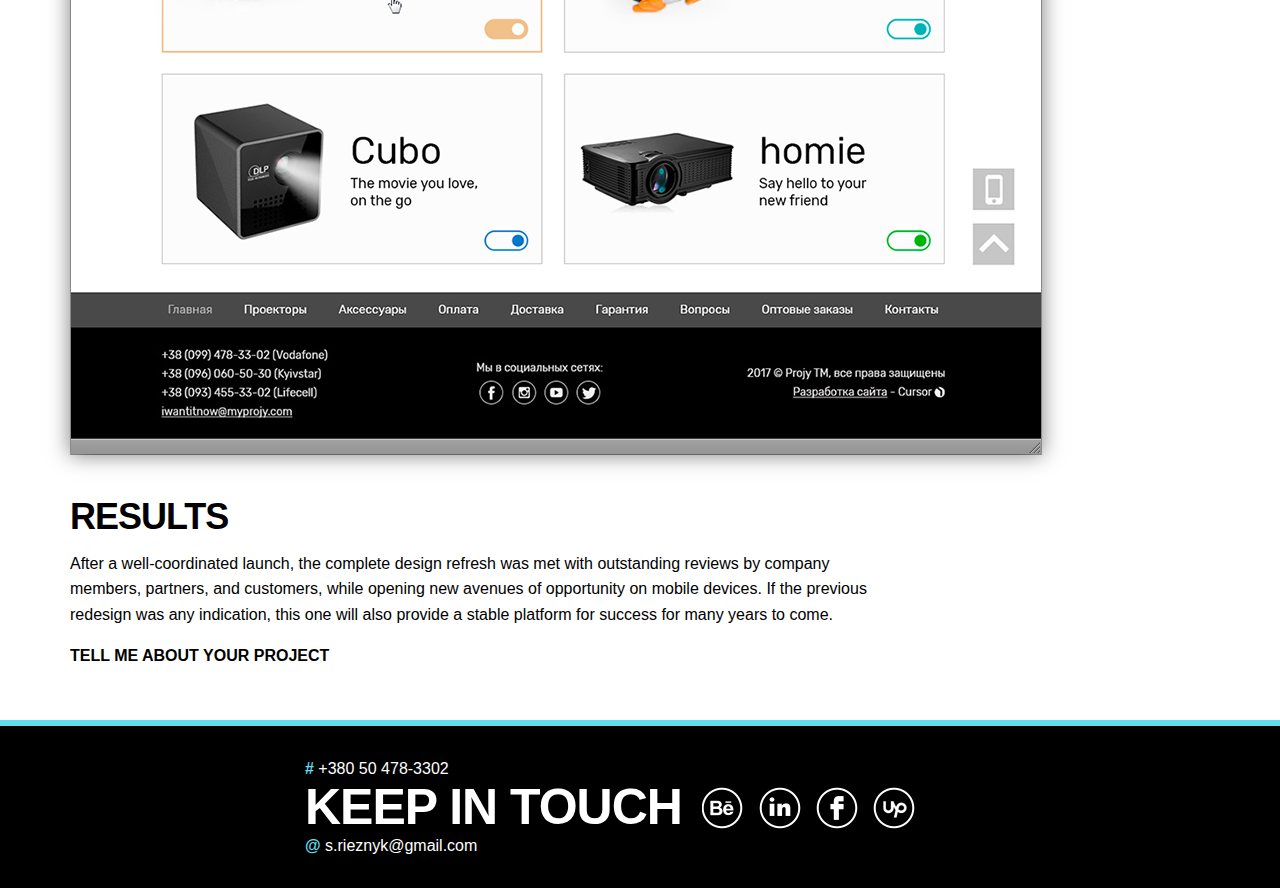
<file: item-projy.html>
<!DOCTYPE html>
<html lang="en">
<head>
		<meta charset="utf-8">
	<title>Sergio Rieznyk - web designer, front-end developer. Work.</title>
	<link rel="shortcut icon" type="image/x-icon" href="/favicon.ico">
	<link rel="stylesheet" type="text/css" href="css/normalize.css">
	<link rel="stylesheet" type="text/css" href="fonts/fonts.css">
	<link rel="stylesheet" type="text/css" href="css/style.css">
	
</head>
<body>

	<div  class="bg4">
		<div class="container">
			<header class="portfolio">
				<div class="container">
					<div id="logo"><a href="http://www.rieznyk.com"><img src="images/logo-white.png" alt="Rieznyk logo"></a></div>

					<nav class="page-navigation">
						<ul>
							<li><a href="index.html">About</a></li>
							<li><a href="work.html" class="current">Work</a></li>
							<li><a href="blog.html">Blog</a></li>
							<li><a href="contacts.html">Contacts</a></li>
						</ul>
					</nav>
				</div>

				<div class="clear"></div>

				<div class="container">
					<div class="title-box-work">
						<h4>Web <span class="bold">| design</span></h4>
						<div>
							<h1><span class="blue">Portfolio</span></h1>  
						</div>
					</div>
				</div>
			</header>
		</div>
		<main>
			<div class="container"> 
				<div class="item">		
					<h4>Autumn <span class="bold">| 2018</span></h4>
					<h3>Projy</h3>
					<p>Comprehensive accounting services for business in Projy is an opportunity to cooperate with the best specialists on the most favorable terms. Our task is to organize the correct tax policy of the company, to optimize tax payments in accordance with.
					</p>
					<p><a href="http://www.myprojy.com/" target="_blank">www.myprojy.com</a></p>

					<img src="images/projy-1.png" alt="Projy">
					<img src="images/projy-2.png" alt="Projy">

				</div>

				<div class="arrows">
					<div id="prev"><a href="item-bos.html"></a></div>
					<div id="next"><a href="item-crystal-group.html"></a></div>
				</div>

				<div class="black common-text">
					<h3>Results</h3>
					<p>After a well-coordinated launch, the complete design refresh was met with outstanding reviews by company members, partners, and customers, while opening new avenues of opportunity on mobile devices. If the previous redesign was any indication, this one will also provide a stable platform for success for many years to come.</p>
					<p><a href="contacts.html">TELL ME ABOUT YOUR PROJECT</a></p>
				</div>

			</div>
		</main>
	</div>			

	<footer  id="bottom" class="footer">

				<div class="f-container">
					<p><span>#</span> <a href="tel:+380504783302">+380 50 478-3302</a></p>
					<h2>Keep in touch</h2>
					<div class="social">
						<a href="https://www.behance.net/zzergio" class="behance" target="_blank">Sergio Rieznyk on Behance</a>
						<a href="https://www.linkedin.com/in/sergio-rieznyk-7aa61425/" class="linkedin" target="_blank">Sergio Rieznyk on LinkedIn</a>
						<a href="https://www.facebook.com/sergio.rieznyk" class="facebook" target="_blank">Sergio Rieznyk on Facebook</a>
						<a href="https://www.upwork.com/o/profiles/users/_~01cd54877a0d059283/" class="upwork" target="_blank">Sergio Rieznyk on UpWork</a>
					</div>
					<p><span>@</span> <a href="mailto:s.rieznyk@gmail.com">s.rieznyk@gmail.com</a></p> 
				</div>
			</footer>

</body>
</html>
</file>
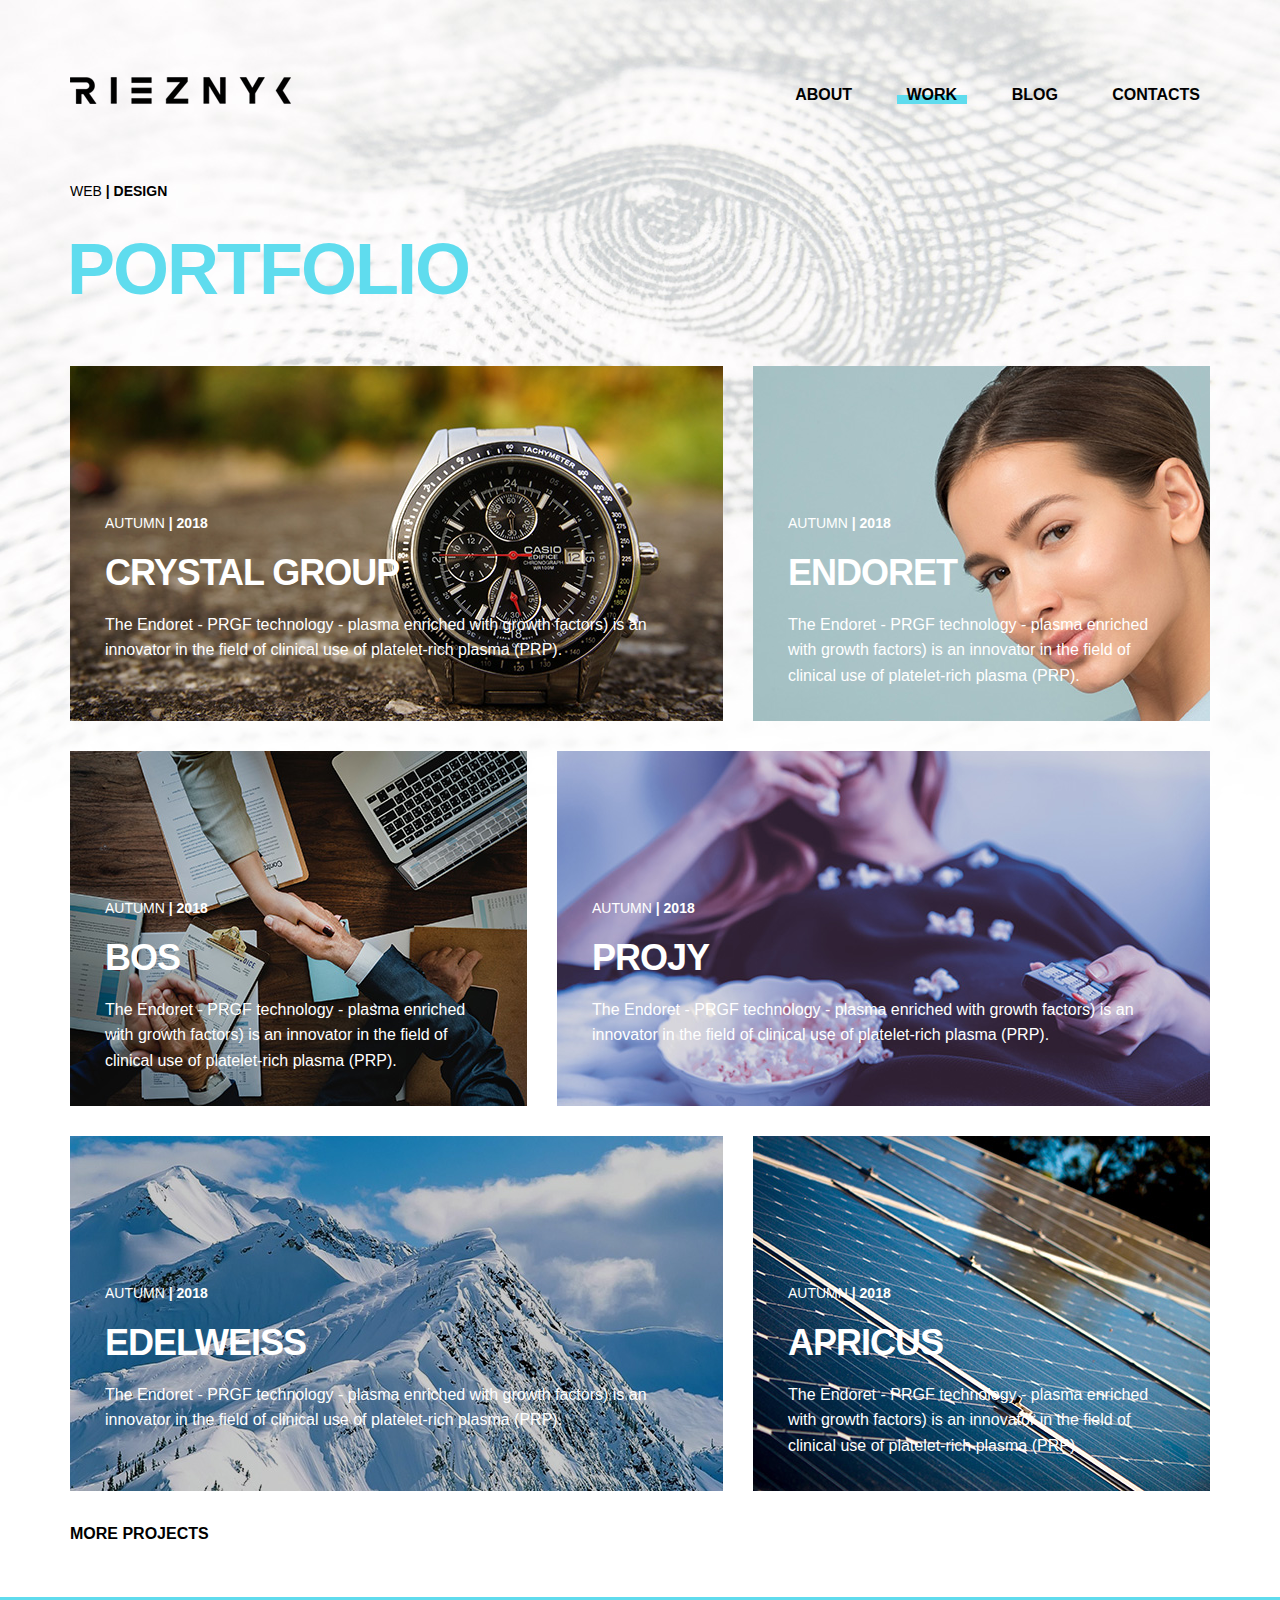
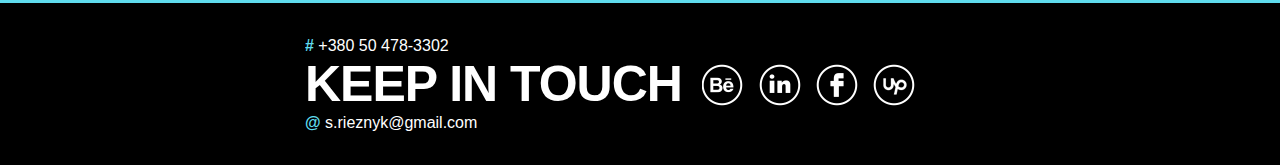
<file: work.html>
<!DOCTYPE html>
<html lang="en">
<head>
    <meta charset="utf-8">
	<title>Sergio Rieznyk - web designer, front-end developer. Work.</title>
	<link rel="shortcut icon" type="image/x-icon" href="/favicon.ico">
	<link rel="stylesheet" type="text/css" href="css/normalize.css">
	<link rel="stylesheet" type="text/css" href="fonts/fonts.css">
	<link rel="stylesheet" type="text/css" href="css/style.css">
	
</head>
<body>
<div class="bg-work">
	<div class="black">
		<div class="container">
			<header class="portfolio">
				<div class="container">
					<div id="logo"><a href="http://www.rieznyk.com"><img src="images/logo-black.png" alt="Rieznyk logo"></a></div>

					<nav class="page-navigation">
						<ul>
							<li><a href="index.html">About</a></li>
							<li><a href="work.html" class="current">Work</a></li>
							<li><a href="blog.html">Blog</a></li>
							<li><a href="contacts.html">Contacts</a></li>
						</ul>
					</nav>
				</div>

				<div class="clear"></div>

				<div class="container">
					<div class="title-box-work">
						<h4>Web <span class="bold">| design</span></h4>
						<div>
							<h1><span class="blue">Portfolio</span></h1>  
						</div>
					</div>
				</div>
			</header>
    </div>
  </div>
  <main>
    <div class="container"> 

      <div class="pf-thumb-lg">
        <a href="item-crystal-group.html">
          <img src="images/crystal-group-thumb.jpg" alt="Grystal Group">
          <div class="wraper"><h4>Autumn <span class="bold">| 2018</span></h4>
            <h3>Crystal Group</h3>
            <p>The Endoret - PRGF technology - plasma enriched with growth factors) is an innovator in the field of clinical use of platelet-rich plasma (PRP).
            </p></div>
        </a>
      </div>

      <div class="pf-thumb-sm">
        <a href="item-endoret.html">
          <img src="images/endoret-thumb.jpg" alt="Endoret">
          <div class="wraper"><h4>Autumn <span class="bold">| 2018</span></h4>
            <h3>Endoret</h3>
            <p>The Endoret - PRGF technology - plasma enriched with growth factors) is an innovator in the field of clinical use of platelet-rich plasma (PRP).
            </p></div>
        </a>
      </div>

      <div class="pf-thumb-sm">
        <a href="item-bos.html">
          <img src="images/bos-thumb.jpg" alt="BOS">
          <div class="wraper"><h4>Autumn <span class="bold">| 2018</span></h4>
            <h3>BOS</h3>
            <p>The Endoret - PRGF technology - plasma enriched with growth factors) is an innovator in the field of clinical use of platelet-rich plasma (PRP).
            </p></div>
        </a>
      </div>

      <div class="pf-thumb-lg">
        <a href="item-projy.html">
          <img src="images/projy-thumb.jpg" alt="Projy">
          <div class="wraper"><h4>Autumn <span class="bold">| 2018</span></h4>
            <h3>Projy</h3>
            <p>The Endoret - PRGF technology - plasma enriched with growth factors) is an innovator in the field of clinical use of platelet-rich plasma (PRP).
            </p></div>
        </a>
      </div>

      <div class="pf-thumb-lg">
        <a href="#">
          <img src="images/edelweiss-thumb.jpg" alt="Edelweiss">
          <div class="wraper"><h4>Autumn <span class="bold">| 2018</span></h4>
          <h3>Edelweiss</h3>
          <p>The Endoret - PRGF technology - plasma enriched with growth factors) is an innovator in the field of clinical use of platelet-rich plasma (PRP).
          </p></div>
        </a>
      </div>

      <div class="pf-thumb-sm">
        <a href="#">
          <img src="images/apricus-thumb.jpg" alt="Apricus">
          <div class="wraper"><h4>Autumn <span class="bold">| 2018</span></h4>
          <h3>Apricus</h3>
          <p>The Endoret - PRGF technology - plasma enriched with growth factors) is an innovator in the field of clinical use of platelet-rich plasma (PRP).
          </p></div>
        </a>
      </div>

      <div id="more">

      <div id="top" class="pf-thumb-sm">
        <a href="#">
          <img src="images/underwear-thumb.jpg" alt="Endoret">
          <div class="wraper"><h4>Autumn <span class="bold">| 2018</span></h4>
          <h3>Underwear</h3>
          <p>The Endoret - PRGF technology - plasma enriched with growth factors) is an innovator in the field of clinical use of platelet-rich plasma (PRP).
          </p></div>
        </a>
      </div>

      <div class="pf-thumb-lg">
        <a href="#">
          <img src="images/idm-thumb.jpg" alt="Projy">
          <div class="wraper"><h4>Autumn <span class="bold">| 2018</span></h4>
          <h3>IDM</h3>
          <p>The Endoret - PRGF technology - plasma enriched with growth factors) is an innovator in the field of clinical use of platelet-rich plasma (PRP).
          </p></div>
        </a>
      </div>

      <div class="pf-thumb-lg">
        <a href="#">
          <img src="images/tca-thumb.jpg" alt="Grystal Group">
          <div class="wraper"><h4>Autumn <span class="bold">| 2018</span></h4>
          <h3>TCA</h3>
          <p>The Endoret - PRGF technology - plasma enriched with growth factors) is an innovator in the field of clinical use of platelet-rich plasma (PRP).
          </p></div>
        </a>
      </div>

      <div class="pf-thumb-sm">
        <a href="#">
          <img src="images/effis-thumb.jpg" alt="BOS">
          <div class="wraper">
          <h4>Autumn <span class="bold">| 2018</span></h4>
          <h3>Effis</h3>
          <p>The Endoret - PRGF technology - plasma enriched with growth factors) is an innovator in the field of clinical use of platelet-rich plasma (PRP).
          </p></div>
        </a>
      </div>

    </div>

    <div class="black">
      <p><a href="#top" onclick="myFunction()">more PROJECTs</a></p>
    </div>
  </div>
</main>

<footer  id="bottom" class="footer">

        <div class="f-container">
          <p><span>#</span> <a href="tel:+380504783302">+380 50 478-3302</a></p>
          <h2>Keep in touch</h2>
          <div class="social">
            <a href="https://www.behance.net/zzergio" class="behance" target="_blank">Sergio Rieznyk on Behance</a>
            <a href="https://www.linkedin.com/in/sergio-rieznyk-7aa61425/" class="linkedin" target="_blank">Sergio Rieznyk on LinkedIn</a>
            <a href="https://www.facebook.com/sergio.rieznyk" class="facebook" target="_blank">Sergio Rieznyk on Facebook</a>
            <a href="https://www.upwork.com/o/profiles/users/_~01cd54877a0d059283/" class="upwork" target="_blank">Sergio Rieznyk on UpWork</a>
          </div>
          <p><span>@</span> <a href="mailto:s.rieznyk@gmail.com">s.rieznyk@gmail.com</a></p> 
        </div>
      </footer>

<script>
  function myFunction() {
  document.getElementById("more").style.display = "block" ;
}
</script>

</div>
</body>
</html>
</file>
